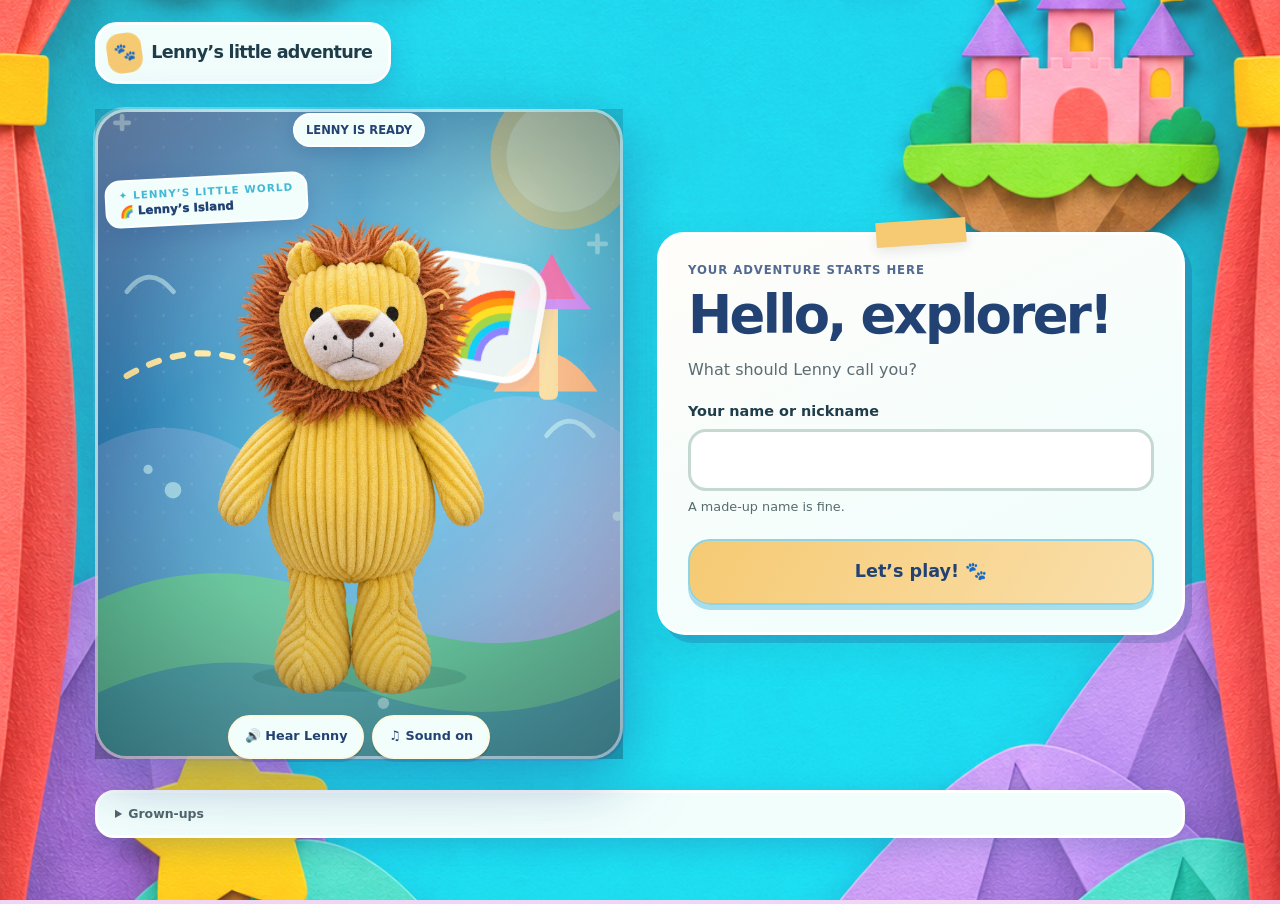
<file: index.html>
<!doctype html><html lang="en-AU"><head><meta charset="utf-8"><meta name="viewport" content="width=device-width,initial-scale=1,viewport-fit=cover"><title>Lenny’s Little Adventure — Recorded Voice Edition</title><meta name="description" content="Five little adventures, a friendly lion and a few giggles. For Prep kids aged 5–6.">
<style>
:root{color-scheme:light;--ink:#203d4a;--purple:#6b4fb8;--yellow:#ffdf6d}*{box-sizing:border-box}body{margin:0;background:#fff8eb;color:var(--ink);font:18px/1.45 ui-rounded,'Trebuchet MS',system-ui,sans-serif}button,input,select{font:inherit}button{cursor:pointer;color:inherit;touch-action:manipulation}button:disabled{cursor:default}button:focus-visible,input:focus-visible,summary:focus-visible,select:focus-visible{outline:4px solid #077e86;outline-offset:4px}[hidden]{display:none!important}
main{max-width:1080px;padding:20px;margin:auto}header{display:flex;align-items:center;justify-content:space-between;min-height:50px;margin-bottom:18px}.brand{font-size:1.1rem;font-weight:900;letter-spacing:-.04em}.brand span{background:var(--yellow);padding:7px;border-radius:14px;margin-right:9px;display:inline-block;transform:rotate(-8deg)}
.small{border:2px solid #d7dbd1;border-radius:99px;background:#fff;padding:9px 14px;font-size:.85rem;font-weight:800;min-height:44px}
.shell{display:grid;grid-template-columns:1fr 1fr;gap:35px;align-items:center}.stage{position:relative;isolation:isolate;height:640px;border-radius:40px;overflow:hidden;border:5px solid #fff;box-shadow:0 7px 0 #d9dfd0;background:#06b6c6}.scene{position:absolute;inset:0;width:100%;height:100%;z-index:-1}.stage-label{position:absolute;left:18px;top:17px;border-radius:99px;background:#fff9de;padding:7px 11px;font-size:.72rem;font-weight:900}.stage-footer{position:absolute;bottom:14px;left:0;right:0;display:flex;justify-content:center;gap:8px}.stage-footer button{background:#ffffffed;border:2px solid white;box-shadow:0 3px 0 #183a4b2b;border-radius:99px;padding:9px 15px;font-size:.8rem;font-weight:800;min-height:44px}
.content{min-width:0;padding:10px 0}.eyebrow{font-size:.73rem;color:#6f638b;font-weight:900;letter-spacing:.08em;text-transform:uppercase;margin:0 0 9px}h1{font-size:clamp(2.5rem,5vw,3.65rem);line-height:1.04;letter-spacing:-.05em;margin:0 0 15px;font-weight:900}h2{font-size:1.8rem;line-height:1.12;margin:0 0 15px;letter-spacing:-.03em}p{margin:0 0 15px}.sub{font-size:1rem;color:#5c6c72}.choices{display:grid;gap:14px;margin-top:25px}.choice{display:flex;gap:17px;align-items:center;text-align:left;width:100%;min-height:100px;border:2px solid #dfb94a;border-radius:25px;box-shadow:0 5px 0 #dfb94a;background:#ffe891;padding:17px 20px}.choice:nth-child(2){background:#d8f1f3;border-color:#9eced1;box-shadow:0 5px 0 #9eced1}.choice:nth-child(3){background:#eddffa;border-color:#c4ade3;box-shadow:0 5px 0 #c4ade3}.choice .icon{font-size:2.3rem;width:48px;text-align:center}.choice strong{display:block;font-size:1.3rem;font-weight:900;line-height:1.2}.choice small{display:block;font-size:.85rem;margin-top:5px;color:#4f6068}.choice .arrow{margin-left:auto;font-size:1.6rem}
button:active{transform:translateY(3px);box-shadow:none!important}.bubble{background:#fff;border:2px solid #e0e5d7;padding:23px;border-radius:27px 27px 27px 7px;margin:18px 0}.bubble p{margin:0;font-size:1.16rem}.bubble .hint{font-size:.89rem;margin-top:13px;color:#536b66}.big{border:2px solid #bba04b;border-radius:22px;box-shadow:0 5px 0 #bba04b;background:var(--yellow);padding:16px 20px;min-height:66px;font-size:1.1rem;font-weight:900;width:100%}.big.pink{background:#ffc5d6;border-color:#c991a4;box-shadow:0 5px 0 #c991a4}.big.green{background:#c6ecd1;border-color:#8cbb9b;box-shadow:0 5px 0 #8cbb9b}.secondary{display:flex;gap:10px;margin-top:17px;flex-wrap:wrap}.secondary button{flex:1}.stamps{display:flex;gap:8px;margin:13px 0 23px;padding:0;list-style:none}.stamp{width:52px;height:52px;display:flex;align-items:center;justify-content:center;border-radius:18px;background:#f0eee7;border:2px solid #dedbd1;font-size:1.45rem;position:relative}.stamp.active{background:#ffedaa;border-color:#c69b2d;outline:3px solid #fff;box-shadow:0 0 0 5px #ffe39c}.stamp.complete{background:#d9efd8;border-color:#99c196}.stamp.complete:after{content:'✓';position:absolute;right:-5px;bottom:-6px;border-radius:50%;background:#3f8064;color:#fff;width:20px;height:20px;font-size:.8rem;text-align:center;font-weight:900}.activity-icon{font-size:3.7rem;line-height:1.1;margin:13px 0}.step{font-size:.8rem;font-weight:900;color:#79652d;margin-bottom:7px}.materials{font-size:.97rem;background:#f2eee2;padding:14px;border-radius:17px}.status{min-height:1.5em;margin:13px 0 0;font-size:.83rem;color:#4f686e}.replies{display:flex;gap:10px;flex-wrap:wrap;margin-top:18px}.replies button{font-size:.91rem;min-height:50px;flex:1;border:2px solid #c8b7dd;border-radius:17px;background:#eee6fa;padding:10px 13px;font-weight:800}.typing{margin-top:17px}.typing summary{font-size:.82rem;cursor:pointer;color:#59696b}.typing form{display:flex;gap:7px;margin-top:8px}.typing input{min-width:0;width:100%;border:2px solid #d6dfdb;border-radius:14px;padding:10px}.typing button{border:0;border-radius:14px;background:#dbd0f1;font-weight:800}
.parents{border-top:1px solid #deded0;margin-top:30px;padding:16px 0;color:#52666b;font-size:.78rem}.parents summary{cursor:pointer;font-weight:800}.parent-grid{display:flex;gap:10px;flex-wrap:wrap;align-items:center;margin:13px 0}.parent-grid select{max-width:100%;font-size:.8rem;padding:8px;border:1px solid #bac7bc;border-radius:10px}.parents p{max-width:820px;margin:12px 0}
.puppet-body{transform-origin:540px 1180px}.puppet-head{transform-origin:535px 595px;transition:transform .25s ease-out}.jaw{transform-origin:530px 452px}.mouth{transform-origin:530px 452px;transform:scaleY(.03)}.stage[data-state=listening] .puppet-head{transform:rotate(-5deg)}.stage[data-state=speaking] .puppet-body{animation:bob 1.1s infinite ease-in-out}.stage[data-state=speaking] .puppet-head{animation:nod 1.3s infinite ease-in-out}.stage[data-state=speaking] .jaw{animation:jaw .82s infinite}.stage[data-state=speaking] .mouth{animation:mouth .82s infinite}
@keyframes bob{0%,100%{transform:translateY(4px) rotate(-1deg)}30%{transform:translateY(-18px) rotate(1.5deg)}65%{transform:translateY(6px) rotate(-1deg)}}
@keyframes nod{0%,100%{transform:rotate(-2deg)}32%{transform:rotate(4deg)}70%{transform:rotate(-4deg) translateY(-5px)}}
@keyframes jaw{0%,26%,56%,82%,100%{transform:translateY(0)}12%{transform:translateY(33px) rotate(2deg)}40%{transform:translateY(20px) rotate(-1deg)}68%{transform:translateY(42px) rotate(2deg)}91%{transform:translateY(13px)}}
@keyframes mouth{0%,26%,56%,82%,100%{transform:scaleY(.03)}12%{transform:scaleY(.95)}40%{transform:scaleY(.6)}68%{transform:scaleY(1.15)}91%{transform:scaleY(.45)}}
.confetti{position:absolute;inset:0;pointer-events:none;overflow:hidden}.confetti span{position:absolute;left:var(--x);top:-40px;font-size:25px;animation:fall 1.8s var(--delay) ease-in both}@keyframes fall{to{transform:translateY(690px) rotate(300deg);opacity:0}}
@media(max-width:720px){main{padding:12px 16px}header{margin-bottom:13px}.shell{grid-template-columns:1fr;gap:22px;align-items:start}.stage{height:310px;border-radius:30px}.scene{height:510px;top:-70px}.stage-footer{bottom:10px}.content{padding:0 2px}h1{font-size:2.6rem}.choices{gap:12px;margin-top:19px}.choice{min-height:88px;padding:13px 16px}.choice strong{font-size:1.2rem}.choice small{font-size:.8rem}.choice .icon{font-size:2rem}.bubble{padding:18px;margin:15px 0}.bubble p{font-size:1.1rem}.stamps{margin-bottom:20px}.stamp{width:46px;height:46px}.brand{font-size:1rem}.big{min-height:64px}.parents{margin-top:25px}.stage-label{left:13px;top:12px}}
@media(prefers-reduced-motion:reduce){.stage[data-state=speaking] :is(.puppet-body,.puppet-head,.jaw,.mouth),.confetti span{animation:none}.puppet-head{transition:none}}

/* One shared paper theatre, with Lenny and the activity sheet on its stage. */
body{background:#08b4c4}
body:before{content:'';position:fixed;inset:0;background-image:url("assets/theatre-bg.png");background-position:center;background-size:cover;z-index:-1}
main{position:relative;max-width:1160px;min-height:100svh;padding:22px 35px}
header{margin-bottom:20px;gap:12px}
.brand{background:#fff8db;border:3px solid #fff;padding:8px 16px 8px 9px;border-radius:22px;box-shadow:0 4px 0 #633d3933}
.small{border-color:#b8d6d1;box-shadow:0 3px 0 #7c9e9d;background:#fffbed}
.shell{gap:34px;min-height:660px;align-items:center;grid-template-columns:1fr 1fr}
.stage{height:650px;border:0;border-radius:0;box-shadow:none;background:transparent;overflow:visible}
.stage-label{background:#fff9de;box-shadow:0 4px 0 #31535924;top:4px;left:50%;transform:translateX(-50%);white-space:nowrap;border:2px solid white}
.stage-footer{bottom:0}.stage-footer button{border-color:#fff9df;background:#fff9df}
.content{padding:27px 28px;background:#fffae6;border:4px solid #fffef8;border-radius:30px 24px 32px 22px;box-shadow:7px 9px 0 #5a41652b;position:relative;isolation:isolate}
.content:before{content:'';position:absolute;top:-15px;left:calc(50% - 45px);width:90px;height:25px;background:#ffc7d3e8;transform:rotate(-4deg);box-shadow:0 2px 1px #775f7d12;z-index:-1}
h1{font-size:clamp(2.5rem,4.6vw,3.3rem);color:#33546a}
.bubble{background:#fffefa;border-color:#e3dbb9}.choice{border-radius:22px 26px 22px 26px}.eyebrow{color:#755b84}
.parents{background:#fff9e9;border:3px solid #fff;border-radius:19px;padding:12px 17px;margin-top:26px;box-shadow:0 4px 0 #433b5033}
.status:empty{display:none}.status:not(:empty){background:#fffbed;border-radius:16px;padding:10px 14px;width:fit-content;margin-left:auto;max-width:52%}
@media(max-width:720px){
 body:before{background-position:center;background-size:auto 100svh}
 main{padding:14px 18px 22px}.brand{font-size:.84rem;padding:5px 9px 5px 5px}.brand span{padding:5px;margin-right:5px}
 header{margin-bottom:10px;min-height:44px}.shell{grid-template-columns:1fr;gap:16px;min-height:0}
 .stage{height:275px;overflow:hidden}.scene{height:500px;top:-83px}.stage-label{top:0;font-size:.63rem}.stage-footer{bottom:0}
 .content{padding:23px 20px;border-radius:26px 20px 26px 21px;box-shadow:4px 6px 0 #5a41652b}
 .content:before{height:20px;top:-12px}.choices{margin-top:15px}h1{font-size:2.45rem}.choice{min-height:82px}
 .status:not(:empty){max-width:100%;margin-left:0}.parents{margin-top:22px}
}
.task-title{border:0;background:transparent;font:inherit;font-weight:inherit;color:inherit;padding:0;text-align:left;min-height:48px;cursor:pointer}.task-title:hover{text-decoration:underline;text-decoration-thickness:2px;text-underline-offset:5px}
.task-mic{margin:12px 0;background:#d9eef4;border-color:#98becb;box-shadow:0 4px 0 #98becb}.mission-reply{flex-basis:100%;font-size:.95rem;padding:14px;background:#e7f2e2;border-radius:18px}.secondary .typing{flex-basis:100%}

/* Comfortable finger targets and a compact puppet on small screens. */
html{-webkit-text-size-adjust:100%;text-size-adjust:100%}
button,summary{touch-action:manipulation;-webkit-tap-highlight-color:transparent}
button{min-height:44px}.parent-grid select,.typing input{font-size:16px;min-height:44px}
main{min-height:100vh;min-height:100svh;padding-left:max(35px,env(safe-area-inset-left));padding-right:max(35px,env(safe-area-inset-right));padding-bottom:max(22px,env(safe-area-inset-bottom))}
.mission-reply{overflow-wrap:anywhere}.typing input{font-size:16px}
@media(max-width:720px){
 main{padding-left:max(15px,env(safe-area-inset-left));padding-right:max(15px,env(safe-area-inset-right));padding-top:max(12px,env(safe-area-inset-top))}
 .stage{height:225px}.scene{height:450px;top:-100px}.shell{gap:12px}
 body[data-view=journey] .stage,body[data-view=project] .stage,body[data-view=talk] .stage{height:170px}
 body[data-view=journey] .scene,body[data-view=project] .scene,body[data-view=talk] .scene{height:400px;top:-100px}
 .stage-footer button{font-size:.74rem;padding:8px 12px}.stage-label{font-size:.6rem;padding:4px 8px}
 .content{padding:21px 17px}.activity-icon{font-size:2.7rem;margin:8px 0}.stamps{gap:7px;margin:10px 0 18px}.stamp{width:42px;height:42px;font-size:1.25rem}
 .big{min-height:58px;padding:13px 14px;font-size:1rem}.bubble{padding:16px}.bubble p{font-size:1rem}
 .task-title{font-size:1.55rem}.task-mic{margin:10px 0}.secondary{margin-top:13px}
}
@media(hover:none) and (pointer:coarse){.task-title:hover{text-decoration:none}.choice{min-height:88px}}

.reward-name{position:absolute;top:17%;left:50%;transform:translateX(-50%) rotate(-3deg);background:#fff2a4;color:#3b3153;border:3px solid #fff;box-shadow:4px 4px 0 #51396d45;border-radius:10px;padding:8px 15px;font-size:1.15rem;font-weight:900;white-space:nowrap;pointer-events:none;z-index:4}
.confetti .pixel-pop{position:absolute;left:var(--x);top:var(--y);width:clamp(36px,6vw,65px);height:65px;opacity:0;animation:pixel-party 3.5s var(--delay) ease-out both;filter:drop-shadow(3px 4px 0 #27364435)}
.pixel-pop svg{width:100%;height:100%;overflow:visible;shape-rendering:crispEdges}
@keyframes pixel-party{0%{opacity:0;transform:translateY(25px) scale(.25)}12%,65%{opacity:1;transform:translateY(-9px) rotate(var(--spin)) scale(1)}100%{opacity:0;transform:translateY(-65px) rotate(var(--spin)) scale(.7)}}
@media(max-width:720px){.reward-name{top:12%;font-size:.87rem;padding:6px 10px}.confetti .pixel-pop{width:39px;height:39px}}
@media(prefers-reduced-motion:reduce){.confetti .pixel-pop{animation:none;opacity:1}.reward-name{transform:translateX(-50%)}}

#nameForm label{display:block;font-size:.9rem;font-weight:800;margin:20px 0 7px}
#playerName{width:100%;border:3px solid #c6d8d2;border-radius:18px;background:white;font-size:22px;min-height:60px;padding:12px 15px;color:#203d4a}
.name-note{font-size:.8rem;color:#586c6e;margin:7px 0 22px}
.earned-snack{text-align:center;padding:15px 0}.snack-art{width:130px;height:130px;shape-rendering:crispEdges;filter:drop-shadow(5px 6px 0 #4a35552b)}
.snack-pocket{display:flex;align-items:center;gap:15px;text-align:left;width:100%;margin:23px 0 0;background:#ffd3bd;border:2px solid #d49c7e;border-radius:20px;padding:10px 17px;box-shadow:0 4px 0 #d49c7e;font-weight:900}
.snack-pocket .snack-art{width:62px;height:62px}.snack-pocket small{display:block;font-size:.76rem;font-weight:500}
#afterSnack .big{margin:9px 0}.feeding-food{transform:translate(530px,1000px)}
.stage[data-eating=true] .feeding-food{animation:snack-flight 1s ease-in forwards}
.stage[data-eating=true] .jaw{animation:jaw .25s .5s 3}
.stage[data-eating=true] .mouth{animation:mouth .25s .5s 3}
.stage[data-eating=true] .puppet-head{animation:nod .45s infinite}
@keyframes snack-flight{0%{transform:translate(530px,1000px) scale(1.2);opacity:1}55%{transform:translate(530px,465px) scale(.9);opacity:1}100%{transform:translate(530px,460px) scale(.08);opacity:0}}
@media(max-width:720px){.snack-art{width:105px;height:105px}.snack-pocket .snack-art{width:50px;height:50px}body[data-view=reward] .stage,body[data-view=feed] .stage{height:190px}body[data-view=reward] .scene,body[data-view=feed] .scene{height:400px;top:-90px}}
@media(prefers-reduced-motion:reduce){.stage[data-eating=true] :is(.feeding-food,.jaw,.mouth,.puppet-head){animation:none}.stage[data-eating=true] .feeding-food{transform:translate(530px,460px) scale(.8)}}

.heart-slot{display:inline-flex;pointer-events:auto}.header-heart{margin-left:auto;margin-right:8px}
.secret-heart{display:flex;align-items:center;justify-content:center;width:44px;height:44px;min-width:44px;padding:11px;background:transparent;border:0;box-shadow:none;opacity:.5;border-radius:14px;touch-action:manipulation}
.secret-heart svg{width:22px;height:22px;shape-rendering:crispEdges;pointer-events:none}
.secret-heart:hover,.secret-heart:focus-visible,.secret-heart[aria-pressed=true]{opacity:1}
.secret-heart[aria-pressed=true]{background:#ffdbec35}
.stage-heart-one,.stage-heart-two,.stage-heart-three{position:absolute;z-index:3}
.stage-heart-one{left:5%;top:20%}.stage-heart-two{right:5%;top:25%}.stage-heart-three{left:9%;bottom:13%}
.content-heart{position:absolute;top:6px;right:7px}
.heart-footer{display:flex;align-items:center;justify-content:flex-end;gap:12px;min-height:44px}
#heartCount{font-size:.78rem;font-weight:900;color:#613c64;background:#fff9e4e8;border-radius:999px;padding:5px 10px}
.hug-scene{position:absolute;inset:0;z-index:7;pointer-events:none}
.hug-paw{position:absolute;width:120px;height:120px;top:48%;filter:drop-shadow(4px 5px 0 #3b315333)}
.hug-paw svg{width:100%;height:100%;shape-rendering:crispEdges}
.hug-paw.left{left:8%;transform:rotate(18deg);animation:paw-left 1.4s ease-in-out infinite alternate}
.hug-paw.right{right:8%;transform:rotate(-18deg) scaleX(-1);animation:paw-right 1.4s ease-in-out infinite alternate}
.hug-message{position:absolute;left:3%;right:3%;bottom:2%;background:#ffe1ee;border:4px solid #fff;border-radius:25px;padding:16px;text-align:center;box-shadow:0 5px 0 #aa709055;pointer-events:auto}
.hug-message strong{font-size:1.3rem;line-height:1.15;display:block;color:#763655}
.hug-message p{font-size:.8rem;margin:8px 0 12px}
.stage[data-hug=true] .puppet-body{animation:lion-hug 1.4s ease-in-out infinite alternate}
@keyframes lion-hug{from{transform:translateY(0) scale(1.02)}to{transform:translateY(15px) scale(1.13)}}
@keyframes paw-left{from{transform:translateX(0) rotate(18deg)}to{transform:translateX(45px) rotate(35deg)}}
@keyframes paw-right{from{transform:translateX(0) rotate(-18deg) scaleX(-1)}to{transform:translateX(-45px) rotate(-35deg) scaleX(-1)}}
@media(max-width:720px){.secret-heart{padding:13px}.secret-heart svg{width:18px;height:18px}.header-heart{margin-right:0}.stage-heart-one{left:2%;top:20%}.stage-heart-two{right:2%;top:25%}.stage-heart-three{left:3%;bottom:8%}.hug-paw{width:65px;height:65px;top:20%}.hug-message{bottom:-4px;padding:8px;left:7%;right:7%;border-radius:19px}.hug-message strong{font-size:.96rem}.hug-message p{font-size:.68rem;margin:4px 0}.hug-message .small{min-height:44px;padding:5px 11px;font-size:.75rem}}
@media(prefers-reduced-motion:reduce){.stage[data-hug=true] .puppet-body,.hug-paw{animation:none!important}}
</style>
<link rel="stylesheet" href="assets/fun-pass.css"><link rel="stylesheet" href="assets/lenny-v7.css">
<!-- Privacy-friendly analytics by Plausible -->
<script async src="https://plausible.io/js/pa-dsK-3rUk5TJvhmiAz81Ja.js"></script>
<script>
  window.plausible=window.plausible||function(){(plausible.q=plausible.q||[]).push(arguments)},plausible.init=plausible.init||function(i){plausible.o=i||{}};
  plausible.init()
</script>
</head><body><main>
<header><div class="brand"><span aria-hidden="true">🐾</span>Lenny’s little adventure</div><span id="headerHeart" class="heart-slot header-heart"></span><button id="homeButton" class="small" hidden>⌂ Home</button></header>
<div class="shell"><section class="stage" id="stage" aria-label="Lenny’s puppet stage"><svg class="scene" viewBox="0 0 1086 1448" preserveAspectRatio="xMidYMid slice" role="img" aria-label="Lenny the plush lion on a colourful floating island puppet stage">
<defs>
 <image id="lion" width="1086" height="1448" href="assets/lenny-lion.png"/>
 <clipPath id="bodyClip"><rect x="0" y="585" width="1086" height="863"/></clipPath>
 <mask id="headMask"><rect width="1086" height="610" fill="white"/><path d="M446 478 Q482 461 530 451 Q575 461 613 479 Q605 513 550 520 Q481 524 446 492Z" fill="black"/></mask>
 <clipPath id="chinClip"><path d="M446 478 Q482 461 530 451 Q575 461 613 479 Q605 513 550 520 Q481 524 446 492Z"/></clipPath>
</defs>

<ellipse cx="544" cy="1224" rx="220" ry="30" fill="#29695c" opacity=".2"/>
<g transform="translate(150 240) scale(.72)">
 <g class="puppet-body">
  <use href="#lion" clip-path="url(#bodyClip)"/>
  <g class="puppet-head"><path d="M446 478 Q482 461 530 451 Q575 461 613 479 Q605 513 550 520 Q481 524 446 492Z" fill="#351b26"/>
   <g class="mouth">
    <path d="M440 480 Q483 458 530 449 Q574 458 620 480 Q622 519 575 539 Q523 552 474 527 Q443 510 440 480Z" fill="#351b26"/>
    <path d="M481 522 Q499 502 530 512 Q557 504 580 523 Q530 545 481 522Z" fill="#e09aab"/>
   </g>
   <use href="#lion" mask="url(#headMask)"/>
   <g class="jaw"><use href="#lion" clip-path="url(#chinClip)"/></g>
   <g class="lenny-face-fx" aria-hidden="true">
  <g class="face-blink" stroke="#543b32" stroke-width="12" stroke-linecap="round" fill="none"><path d="M405 325q22 23 48 0"/><path d="M620 325q21 23 48 0"/></g>
  <g class="face-cheeks"><ellipse cx="413" cy="438" rx="35" ry="17"/><ellipse cx="667" cy="438" rx="35" ry="17"/></g>
  <g class="face-squint"><path d="M403 330q25 -19 52 0"/><path d="M620 330q25 -19 50 0"/></g>
  <g class="face-brows"><path d="M402 285q26 -10 52 -3"/><path d="M618 283q25 -13 56 -2"/></g>
  <g class="face-star"><path d="M342 250l9 23 24 4-18 17 5 25-20-12-21 12 4-25-18-17 25-4Z"/><path d="M721 262l8 20 21 4-16 14 4 22-17-11-19 11 4-22-16-14 23-4Z"/></g>
  <g class="face-curious"><path d="M731 280q46 -39 70 2"/><path d="M782 304v10"/><path d="M372 247l-26 -24m7 50l-32 -3"/></g>
  <g class="face-love"><path d="M327 298c-45-56-105-5-72 40l70 75 72-77c30-47-28-96-70-38Z"/><path d="M753 290c-42-50-96-5-66 37l66 69 64-73c29-41-24-83-64-33Z"/></g>
  <g class="face-wow"><ellipse cx="420" cy="340" rx="31" ry="35"/><ellipse cx="648" cy="340" rx="31" ry="35"/></g>
 </g>
   <g id="feedingFood" class="feeding-food" visibility="hidden" aria-hidden="true"><use id="feedingFoodUse" x="-80" y="-80" width="160" height="160"/></g>
   <g id="rewardShades" visibility="hidden" aria-hidden="true"><use href="#pixel-shades" x="374" y="294" width="324" height="108"/></g>
   <g id="rewardCrown" visibility="hidden" aria-hidden="true"><use href="#pixel-crown" x="370" y="14" width="320" height="200"/></g>
  </g>
 </g>
</g>
</svg><span class="stage-label" id="lionState">HELLO, LITTLE EXPLORER!</span><span id="stageHeartOne" class="heart-slot stage-heart-one"></span><span id="stageHeartTwo" class="heart-slot stage-heart-two"></span><span id="stageHeartThree" class="heart-slot stage-heart-three"></span><div class="hug-scene" id="hugScene" hidden><span class="hug-paw left"><svg viewBox="0 0 16 16" aria-hidden="true"><use href="#pixel-paw" width="16" height="16"/></svg></span><span class="hug-paw right"><svg viewBox="0 0 16 16" aria-hidden="true"><use href="#pixel-paw" width="16" height="16"/></svg></span><div class="hug-message"><strong id="hugText"></strong><p id="hugCount"></p><button class="small" id="hugClose">Thanks, Lenny! 💛</button></div></div><div class="stage-footer"><button id="hear" aria-label="Hear Lenny’s message again">🔊 Hear Lenny</button><button id="mute" aria-pressed="false" aria-label="Mute sound">♫ Sound on</button></div><div class="confetti" id="confetti" aria-hidden="true"></div><p id="rewardName" class="reward-name" role="status" hidden></p></section>
<section class="content" id="content" aria-live="polite" aria-atomic="true"></section></div>
<p class="status" id="status" role="status"></p>
<details class="parents"><summary>Grown-ups</summary><p>For Prep kids aged 5–6. Inspired by Alpha-style life-skill workshops: leadership and teamwork, storytelling and public speaking, entrepreneurship and money, relationships, and grit. Each stop has a 10–15 minute mission. Children plan, make, test or discuss a choice, then explain what they learned. Instructions appear one at a time, with a practical show-or-tell goal. A completed show-or-tell mission earns a saved pixel meat treat. Feeding a treat to Lenny triggers the surprise celebration. Children or a grown-up confirm completion. Children can answer each mission by voice or typing, ask for help, and say “next” or “home”. Lenny acknowledges the answer and asks a mission question. Children or their grown-up decide whether the goal has been met. After five missions, children create, test and present a project for a real person. A grown-up can help with materials, join in or celebrate their effort.</p>
<div class="parent-grid"><label for="voice">Lenny’s voice</label><select id="voice"><option value="">Automatic</option></select><button class="small" id="preview">Hear a hello</button><button class="small" id="switchPlayer">Switch player</button><button class="small" id="reset">Start a new adventure</button></div>
<p id="resetNote" hidden>This player’s badges, treats and secret hearts will be cleared. <button class="small" id="confirmReset">Yes, start again</button> <button class="small" id="cancelReset">Keep my stamps</button></p>
<p>Ask a grown-up before using the microphone. After you tap it, Lenny listens again after each reply. Home, muting sound or saying “stop” ends the chat. This site uses built-in conversations, pre-recorded Australian-style female voice clips for special moments, and browser speech for other dialogue or instructions. Your browser may send audio to its speech service. No fal or other API key is needed on the live site. Nicknames, adventure progress and earned treats stay in this browser. Found hearts are saved with each nickname. Six hidden hearts give Lenny a hug animation, with a bigger message after all six are discovered. The site does not save questions or recordings. Task instructions are read aloud when selected. Tap the task title or Read it again to hear the current step once more. The prerecorded voice uses hosted clips when the local copies have not been installed. Other spoken instructions rely on an Australian English browser voice where available. Voice choice and microphone support vary by device. Keep personal details out of questions.</p></details><div class="heart-footer"><span id="heartCount" hidden></span><span id="footerHeart" class="heart-slot"></span></div>
</main><script>
const quests = [[0, "Secret Island Map", 12, "pair", ["With a partner, make an island on paper. Add a start, a treasure and three obstacles.", "Choose who gives directions first. Your partner moves a toy along the map, following your words.", "Can you guide them to the treasure without touching an obstacle? Give one direction at a time.", "Swap jobs. Change any direction that was confusing, then tell each other which words helped."], "Show your partner the route and explain one direction you improved", "Can your team find the treasure using words?"], [0, "The Secret Builder", 12, "pair", ["Choose five safe objects. One person makes a little model while the other looks away.", "Describe your model to your partner. They draw it without looking. Use words like beside, above and between.", "Compare the drawing with the model. Find one detail your words could explain more clearly.", "Swap builder and artist. Try your clearer words and see what changes."], "Compare the drawing with your model and explain one clearer clue", "Can you build a picture in someone else’s mind?"], [0, "Rescue Mission", 12, "pair", ["Put a toy beside a paper river on the floor. You have two cushions and a towel to make a safe route.", "Make a rescue plan together. Each person adds an idea. Choose who plans the route and who moves the toy.", "Try the rescue. Keep your feet on the floor and pretend the toy cannot touch the river.", "Swap jobs and try a better route. Tell your partner which idea made the rescue work."], "Show your team’s rescue and explain which two ideas you used", "A toy is stranded! Can your team bring it home?"], [1, "The Wrong Ending", 12, "solo", ["Choose a character, a place and something the character wants. Draw them or use toys.", "Tell a story with a beginning, a problem and an ending. Act it out for someone.", "Now change the ending. What if your character makes a different choice?", "Tell both endings. Ask your listener which they prefer and why."], "Tell both endings and explain which one your audience chose", "One story. Two endings. Which will your audience choose?"], [1, "The Mystery Object Show", 10, "solo", ["Choose a safe object and imagine a new use for it. A sock could be a dragon’s sleeping bag!", "Practise a short show. Tell your audience what it is, how it works and who would use it.", "Give your show without naming the real object. Let your audience guess.", "Listen to their question. Add one detail to make your explanation clearer, then try your show again."], "Show your invention and explain a detail you added after a question", "Can you make an ordinary thing sound extraordinary?"], [1, "Lenny’s Newsroom", 12, "pair", ["Choose a toy to be a visitor from a made-up planet. Ask a partner to be the visitor.", "Think of three questions. Find out where they live, what they eat and one surprising fact.", "Listen to the answers. Give a short news report about your visitor using all three facts.", "Ask the visitor if you got the facts right. Fix one detail and give your report again."], "Give your report and explain a fact you checked with your visitor", "A visitor has landed on Lenny’s island. Get the story!"], [2, "The Five-Coin Toy Shop", 15, "pair", ["Draw three things to sell. Give them prices of one, two and three paper coins.", "Give your customer five paper coins. Explain what makes each thing worth buying.", "Let them choose what to buy. Count the cost and how many coins they have left.", "Ask why they chose it. Improve one thing in your shop, then swap jobs and try again."], "Show a purchase, count the coins and explain your customer’s choice", "Can you make a shop your customer wants to visit?"], [2, "Invent for Someone", 15, "pair", ["Ask someone which toy needs a bed, a shelter or a carrying box. Listen to what it must do.", "Draw two different ideas. Ask which one they would like you to build and why.", "Build their choice using paper, a towel or a box. Ask a grown-up for help if you need tape.", "Let your customer test it with the toy. Use their feedback to change one thing, then show what improved."], "Show your design and explain a change your customer helped you make", "Make something useful for someone else. What do they need?"], [2, "The Party Planner", 15, "pair", ["Plan a pretend party for a toy. Make eight large paper coins.", "Draw choices for snacks, games and decorations. Give each choice a price from one to three coins.", "Pick things for your party without spending more than eight coins. Count what is left.", "A guest wants one more game. Decide what you could swap or remove to pay for it. Explain your choice."], "Show your eight-coin party plan and explain a choice you gave up", "Lenny has eight coins for a party. How will you spend them?"], [3, "The Fair-Play Puzzle", 10, "pair", ["Pretend two toys both want the same special crayon. Ask a partner to speak for one toy.", "Each toy explains why it wants the crayon. Listen before you suggest a plan.", "Think of two ways to share it. Ask what each toy likes or dislikes about each plan.", "Choose a plan together and act it out. If one toy is unhappy, change the plan and try again."], "Act out your sharing plan and explain why both toys can use it", "Two toys. One special crayon. What should they do?"], [3, "The Welcome Mission", 12, "pair", ["Imagine a toy is new to a game. Ask a partner to play the new toy.", "Ask the newcomer what they like and what they are unsure about. Listen to the answer.", "Change one rule or give them a useful role so they can join in. Play a short round.", "Ask how it felt to join. Use their answer to make your welcome even better."], "Show how you changed a game so someone new could join", "Someone new wants to play. Help them feel they belong."], [3, "The Kindness Detective", 12, "pair", ["Ask someone at home what small thing would make their day easier. Listen without guessing.", "Think of two ways you could help. Ask which would be most useful.", "Do the chosen job with their permission. Ask a grown-up to help if you need it.", "Ask whether your help worked. Tell Lenny what you noticed and what you would do next time."], "Show the help you gave and explain how you found out it was useful", "Find a real problem and make someone’s day a little better."], [4, "The Paper Bridge Lab", 15, "solo", ["Put two low books a hand-width apart. Use one sheet of paper to make a bridge.", "Test it with three paper balls. How many stay on before the bridge bends?", "Use the same sheet to make a different bridge. Try folds or a rolled edge. Test with the same balls.", "Compare your tests. Choose the stronger design and explain what you changed."], "Show both bridge tests and explain which design worked better", "Can one sheet of paper become a stronger bridge?"], [4, "The Tower That Learns", 15, "solo", ["Build a tower with six paper cups or safe blocks. Draw or remember your first design.", "Make a little paper flag. Can your tower hold it while you count to ten?", "Build again with the same pieces. Change just one thing, such as the width of the base.", "Test with the same flag. Compare your towers and explain what helped one stay up."], "Show both towers and explain which change helped", "Your first tower is only the beginning. Can you improve it?"], [4, "Make a Marble-Free Maze", 15, "solo", ["Draw a maze for a large paper ball. Add a start, a finish and three tricky turns.", "Move the ball through with one finger. Notice where it is too easy or gets stuck.", "Change two parts of the maze. Try to make it tricky but possible.", "Ask someone to test it. Watch where they struggle, then improve one clue or turn."], "Show your maze and explain how your tester helped you improve it", "Build a puzzle that is tricky, fair and fun."]];
quests.push(...[[0,"Skyship Captain",12,"pair",["Draw an airship with three places it could visit. Give each place a funny name.","Let your crew choose where to go first. Listen to a reason from each person.","Pretend an enormous cloud blocks the way. Ask your crew for two different ideas.","Pick one plan together, then explain to your crew why you chose it."],"Show your route and explain how your crew helped you choose it","Your airship needs a captain. Can you listen as well as lead?"],[0,"Teddy Rescue Radio",10,"pair",["Hide a teddy somewhere safe in the room. Your partner must not watch where it goes.","Stand in one spot. Give directions using only words such as left, right, behind and beside.","Let your partner look for teddy. If your words are confusing, try a clearer direction.","Swap places. Ask your partner which clue helped them most."],"Guide your partner to teddy with words, not pointing","Calling all rescuers! Teddy is lost and only your words can help."],[0,"Jungle Crossing",12,"pair",["Make a pretend jungle path on the floor with three cushions or paper islands. Keep feet on the floor.","Choose a toy explorer and give every team member one helpful job.","Your toy must cross without touching a pretend river. Test the path together.","Change the path after each person suggests an improvement."],"Guide your toy through the jungle and explain how you shared jobs","The jungle is full of surprises. Who will do what?"],[0,"The Secret Signal Squad",10,"pair",["Invent three hand signals for stop, go and help. Practise them with a partner.","Make a simple obstacle course for a toy using books or paper.","Guide your partner through the course using only your signals.","Switch jobs. Change one signal that was hard to understand."],"Show your three signals and explain which one you improved","Can your team solve a mission without saying a word?"],[1,"The Wacky Weather Report",10,"solo",["Pick a strange kind of weather, like raining jellybeans or a snowstorm of feathers.","Draw your weather map. Decide what people should wear or carry.","Stand like a weather reporter and give your forecast in a clear voice.","Try again, using one dramatic pause and one funny expression."],"Give your funniest forecast using a pause and a clear finish","Breaking news: today the clouds are behaving very strangely!"],[1,"Puppet Question Time",12,"pair",["Make a puppet from a sock or hold a small toy. Give it a surprising personality.","Ask the puppet three questions. Have a partner answer in the puppet voice, or answer yourself.","Ask one new question about something the puppet just said.","Swap roles and introduce the puppet to a pretend audience."],"Introduce your puppet and tell us the surprising thing you learned","A very important puppet has arrived for an interview!"],[1,"The One-Minute Museum",10,"solo",["Find a safe object in your home and decide why it belongs in a museum.","Make a pretend museum label with its name and two fun facts.","Give your museum tour: start with a welcome, then show the object.","Let a visitor ask a question and answer it in your own words."],"Give your museum tour and answer one visitor question","Tonight only: the world’s tiniest and silliest museum!"],[1,"Sound Effects Story",12,"solo",["Choose a hero and an exciting place. Give the hero a small problem to solve.","Make up three sound effects with your mouth or hands. Practise them.","Tell the story with a beginning, a problem and a solution. Add your sounds.","Perform again. Slow down near the most exciting part so everyone can follow."],"Tell your full story with all three sound effects","You are the storyteller and the whole sound-effects team!"],[2,"Lenny’s Lemonade Empire",12,"pair",["Invent a pretend drink. Draw its cup and give it a funny name. No real cooking needed.","Ask a customer what they like, then choose two flavours to offer.","Make a sign with a price of one, two or three paper coins.","Give your sales pitch. Listen to one suggestion and improve the sign or name."],"Pitch your pretend drink and explain how a customer helped","Welcome to the island’s wackiest lemonade stand!"],[2,"Tiny Toy Fix-It Shop",12,"pair",["Choose a pretend broken toy, or draw one with a problem. Do not break a real toy.","Ask your customer what the toy needs to do again.","Draw two safe fixes. Choose one to pretend to build with paper.","Show your fix to the customer and ask if it solves their problem."],"Show your pretend repair and say what your customer wanted","The toy hospital is open! Can you make a clever repair?"],[2,"Paper Plane Airline",15,"pair",["Design two different paper planes with a grown-up, or just draw them.","Make tickets from paper coins. Decide which plane will carry one toy passenger.","Test the planes safely in an open area, away from faces.","Tell a passenger which plane you recommend, what you noticed, and its ticket price."],"Explain which plane you would sell a ticket for and why","Tickets please! Your very first airline is taking off."],[2,"The Sticker Market",10,"pair",["Draw five different pretend stickers on paper and cut them only with grown-up help.","Give each design a price of one to three paper coins.","Ask your customer what kinds they like. Offer two stickers that might suit them.","Let the customer choose within a five-coin budget. Count coins and ask why they chose."],"Show a sticker sale, count the coins and explain the choice","Step right up to the island’s tiniest sticker market!"],[3,"Friendship Post Office",10,"solo",["Think of someone who helped or included you recently.","Draw them a pretend postcard with a kind message.","Practise saying the message out loud with a smile.","Show or send your message with a grown-up’s help, if appropriate."],"Say your message kindly and explain why you chose that person","Special delivery: a little kindness is on its way!"],[3,"Playground Referee",12,"pair",["Pretend two toys both want the same swing at a playground.","Give each toy a turn explaining what it wants. Do not interrupt.","Suggest two fair plans, such as taking turns or playing together.","Act out both plans. Ask which one seems best and why."],"Act out the fair plan you chose and give both sides a voice","One swing, two toys, one brilliant referee."],[3,"The Hidden Helpers",10,"solo",["Look around home for a job someone does that others might not notice.","Ask them how they do the job and why it matters.","With permission, help in one small and safe way.","Thank them for something specific and tell Lenny what you learned."],"Name a hidden helper and say exactly what you appreciated","Can you spot an everyday hero right under your nose?"],[3,"Compliment Boomerang",8,"pair",["Think about a kind or brave thing a friend or family member did.","Make a compliment about their effort, not just how they look.","Tell them your compliment. Start with “I noticed…”","Ask them to share something they are proud of, then listen."],"Give one specific compliment and explain how you chose it","A good compliment can make somebody’s whole day!"],[4,"The Windproof Castle",12,"solo",["Make a little castle from five paper blocks or folded cards.","Gently blow from arm’s length and see which walls wobble.","Change one feature, such as a wider base or a fold.","Test again with the same gentle breath and compare."],"Show the two castles and explain which change mattered","Can your tiny castle survive the gentlest dragon breeze?"],[4,"The Impossible Doodle",10,"solo",["Draw a funny animal without lifting your crayon. What happened?","Spot one detail you wish looked different.","Try again with a plan for how your line will move.","Show both drawings and find something fun about each one."],"Show your first and second doodles and explain your new plan","Can a wobbly mistake become a brilliant idea?"],[4,"Ramp Rally",15,"solo",["Make a short paper ramp resting on a low book. Place a paper ball at the top.","Let go of the ball without pushing and watch where it stops.","Change just the ramp height or shape and try the same ball again.","Compare your two tests and explain what happened."],"Show both ramps and tell us what changed the roll","Three, two, one… roll! Welcome to Lenny’s raceway."],[4,"The Great Glider Challenge",15,"solo",["Make a safe paper glider with a grown-up or draw a flight design.","Pick a safe launch spot away from people, faces and breakable things.","Launch gently or pretend to fly it. Notice how it moves.","Change one fold and try again. Tell someone what you learned."],"Explain how your second glider differed from the first","Your launch pad awaits. Ready, glider captain?"]]);
const categories = [
 {icon:'🤝',name:'Lead a team',intro:'Choose a plan and lead it!',material:'A partner',picture:'🤝'},
 {icon:'🎭',name:'Tell it big',intro:'Make an audience lean in!',material:'A toy',picture:'🧦'},
 {icon:'🛍️',name:'Build a business',intro:'Make something someone wants!',material:'Paper and crayons',picture:'🖍️'},
 {icon:'💛',name:'Make friends',intro:'Find a way forward together!',material:'Someone you know',picture:'💛'},
 {icon:'⛰️',name:'Crack a challenge',intro:'Test an idea. Make it better!',material:'A clear space',picture:'🧱'}
];
const supplies = ["Paper, crayons, a small toy and a partner.", "Five safe objects, paper, crayons and a partner.", "A toy, paper for a river, two cushions, a towel and a partner.", "Toys or drawing paper, and someone to hear your story.", "One safe household object and a willing audience.", "A toy and a partner to play the visitor.", "Paper, crayons, five large paper coins and a customer.", "A toy, paper, a towel or box, and a customer. A grown-up can help with tape.", "Paper, crayons, eight large paper coins and a partner.", "Two toys, one crayon and a partner.", "A toy, a partner and a simple game you both know.", "Someone at home who would like a small helping hand.", "Two low books, one sheet of paper and three paper balls.", "Six paper cups or safe blocks, paper for a flag, and crayons.", "Paper, crayons, one large paper ball and a tester."];
supplies.push(...["Paper, crayons, and one crew member or toy","A teddy, a safe room, and a partner","Three cushions or sheets of paper, a toy, and a partner","Paper, two books, a toy, and a partner","Paper, crayons, and someone to watch","A sock or toy and a partner, if available","One safe object, paper, a crayon and an audience","Imagination, hands, and an optional toy","Paper, crayons, three paper coins, a pretend customer","A toy or drawing, paper, crayons and a pretend customer","Two sheets of paper, crayons, a toy passenger and a safe open space","Paper, crayons, five large paper coins, and a customer","Paper and crayons, and optionally a grown-up","Two toys, a partner, and a pretend playground","A grown-up helper and your listening ears","A willing friend or family member","Five pieces of folded paper or cards, a clear table","Paper and one crayon","One low book, paper for a ramp, a paper ball and clear floor","Two sheets of paper and a grown-up for folding help"]);
const jokes = [
 ['What do lions wear to bed?','Their roar-jamas!'],
 ['What do you call a sleeping dinosaur?','A dino-snore!'],
 ['What do you call a bear with no teeth?','A gummy bear!'],
 ['Why did the teddy say no to pudding?','Because it was already stuffed!']
];
jokes.push(...[["Why did the lion eat his homework?","Because the teacher said it was a piece of cake!"],["What do you call a lion who tells jokes?","A stand-up roar-median!"],["Why did Lenny bring a ladder to breakfast?","He wanted to reach the high cereal!"],["What do you call a dancing sheep?","A baa-llerina!"],["Why did the banana go to the doctor?","It wasn’t peeling well!"],["What kind of key opens a banana?","A mon-key!"],["What did the ocean say to the beach?","Nothing. It just waved!"],["Why was the broom late?","It over-swept!"],["What do you call a pig that knows karate?","A pork chop!"],["Why did the cookie go to school?","To become a smart cookie!"],["Why did the book get cold?","It forgot its jacket!"],["Why do fish live in salt water?","Because pepper makes them sneeze!"],["What do you call a cow on a trampoline?","A milkshake!"],["Why did the tomato turn red?","It saw the salad dressing!"],["What is a cat’s favourite colour?","Purr-ple!"],["Why did the teddy bear cross the road?","To get to the stuffed animal shop!"],["What do you call a dinosaur with one eye?","A do-you-think-he-saurus!"],["Why did the pencil get invited to the party?","It was very sharp!"],["What did one wall say to the other?","I’ll meet you at the corner!"],["Why did the clock get in trouble?","It kept tocking in class!"],["Why do bees have sticky hair?","They use honeycombs!"],["What do you call a sleeping pizza?","A pi-zzzz-a!"],["Why did the frog take the bus?","His car got toad away!"],["What do you call cheese that isn’t yours?","Nacho cheese!"],["Why did the computer sneeze?","It had a virus!"],["Why did the kangaroo stop telling jokes?","Nobody could keep up with its punchlines!"],["What do you call a koala who loves counting?","A koala-culator!"],["What do you get when you cross a sheep and a kangaroo?","A woolly jumper!"],["Why did the kookaburra laugh at the clock?","It was having a tick-tockle!"],["Why did the rainbow go to school?","To show its true colours!"],["What do you call a dog who can do magic?","A labra-cadabra-dor!"],["Why did the jelly wobble at the disco?","It was feeling a little shaky!"],["What does a cloud wear under its raincoat?","Thunderwear!"],["Why did the strawberry cry?","Its friends were in a jam!"],["What is a pirate’s favourite letter?","You’d think R, but it’s the C!"],["What do you call a snowman in summer?","A puddle!"],["Why did the traffic light turn red?","You would too if you had to change in the street!"],["How do you make a tissue dance?","Put a little boogie in it!"],["Why did the egg hide?","It was a little chicken!"],["What do you call a bear in the rain?","A drizzly bear!"],["Why was the maths book sad?","It had too many problems!"],["What do you call a rabbit with fleas?","Bugs Bunny!"],["Why did the watermelon go to the concert?","It wanted to hear the jam!"],["What do you call a cow in a great mood?","Moo-velous!"],["Why did the moon skip lunch?","It was full!"],["What do you call a happy cowboy?","A jolly rancher!"],["Why did the crayon smile?","It had a bright idea!"],["What do you call a train carrying bubblegum?","A chew-chew train!"]]);
const get = id => document.getElementById(id);
const synthesis = window.speechSynthesis;
const Recognition = window.SpeechRecognition || window.webkitSpeechRecognition;
let mode = 'home', taskPage = 0, projectPage = 0, jokeIndex = -1, jokeAnswer = false;
let spoken = '', muted = false, activeSpeech = null, listener = null, keepChatting = false, listenTimer;
let voicePreference = '', pending = '', viewToken = 0;
let speechEpoch = 0, speechPause;
let hugTimer;
let playerName='', profileKey='lenny-journey-v1', feedingTimer, feeding=false;
try { voicePreference = localStorage.getItem('lenny-voice') || ''; } catch {}
const questOptions = cat => quests.map((q,i)=>q[0]===cat?i:-1).filter(i=>i>=0);
const initialProgress = () => ({done:[],tasks:categories.map((_,i) => {const pool=questOptions(i);return pool[Math.floor(Math.random()*pool.length)]}),page:0,projectDone:false,snacks:[],hearts:[],arcadeDone:[],jokesPractised:[],jokeHistory:[]});
let progress = initialProgress();
function readProgress(key){
 const fallback=initialProgress();
 try{
   const saved=JSON.parse(localStorage.getItem(key));
   if(!saved||!Array.isArray(saved.done)||saved.done.length>5||!saved.done.every((v,i)=>v===i)||
   !Array.isArray(saved.tasks)||saved.tasks.length!==5||!saved.tasks.every((v,i)=>Number.isInteger(v)&&quests[v]&&quests[v][0]===i))return fallback;
   const lastPage=quests[saved.tasks[Math.min(saved.done.length,4)]][4].length+2;
   return {
     done:saved.done,tasks:saved.tasks,
     page:Number.isInteger(saved.page)&&saved.page>=0&&saved.page<=lastPage?saved.page:0,
     projectDone:saved.projectDone===true,
     hearts:Array.isArray(saved.hearts)?[...new Set(saved.hearts.filter(id=>Number.isInteger(id)&&id>=0&&id<6))]:[],
     snacks:Array.isArray(saved.snacks)&&saved.snacks.length<=1000&&saved.snacks.every(snack=>['steak','drumstick','chop'].includes(snack))?saved.snacks:[],
     arcadeDone:Array.isArray(saved.arcadeDone)?[...new Set(saved.arcadeDone.filter(id=>Number.isInteger(id)&&id>=0&&id<quests.length))]:[],
     jokesPractised:Array.isArray(saved.jokesPractised)?[...new Set(saved.jokesPractised.filter(id=>Number.isInteger(id)&&id>=0&&id<jokes.length))]:[],
     jokeHistory:Array.isArray(saved.jokeHistory)?[...new Set(saved.jokeHistory.filter(id=>Number.isInteger(id)&&id>=0&&id<jokes.length))].slice(-jokes.length):[]
   };
 }catch{return fallback;}
}
progress=readProgress(profileKey);
function save(){try{localStorage.setItem(profileKey,JSON.stringify(progress));}catch{}}
function trackGameplay(eventName){
 if(typeof window.plausible!=='function')return;
 try{window.plausible(eventName);}catch{}
}
function enterName(){
 interrupt();mode='welcome';playerName='';
 content('<p class="eyebrow">Your adventure starts here</p><h1>Hello, explorer!</h1><p class="sub">What should Lenny call you?</p><form id="nameForm"><label for="playerName">Your name or nickname</label><input id="playerName" name="nickname" maxlength="24" autocomplete="off" enterkeyhint="go" required><p class="name-note">A made-up name is fine.</p><button class="big" type="submit">Let’s play! 🐾</button></form>',
 'Hello, explorer! What should I call you? Type your name or nickname, then tap Let’s play.',false);
 try{get('playerName').value=localStorage.getItem('lenny-last-player')||'';}catch{}
 get('nameForm').onsubmit=event=>{
   event.preventDefault();
   const name=get('playerName').value.trim().replace(/\s+/g,' ').slice(0,24);
   if(!name){get('playerName').focus();return;}
   playerName=name;profileKey='lenny-player-'+encodeURIComponent(name.toLocaleLowerCase('en-AU'));
   let hasProfile=false,claimLegacy=false;
   try{
     hasProfile=localStorage.getItem(profileKey)!==null;
     claimLegacy=!hasProfile&&localStorage.getItem('lenny-legacy-claimed')!=='yes';
   }catch{}
   progress=readProgress(claimLegacy?'lenny-journey-v1':profileKey);save();
   try{localStorage.setItem('lenny-last-player',name);localStorage.setItem('lenny-legacy-claimed','yes');}catch{}
   trackGameplay('Play Started');
   home(true);
 };
}
function state(text, kind=''){get('lionState').textContent=text;get('stage').dataset.state=kind;}
function stopVoice(){
 clearTimeout(listenTimer);clearTimeout(speechPause);speechEpoch++;activeSpeech=null;
 if(synthesis) synthesis.cancel();
 state('LENNY IS READY');
}
function cancelMic(){
 if(!listener)return;
 const old=listener;listener=null;old.abort();
 if(get('mic'))get('mic').textContent=mode==='talk'?'🎙️ Tap, then talk':'🎙️ Tell Lenny';
 state('LENNY IS READY');
}
function interrupt(){viewToken++;keepChatting=false;cancelMic();stopVoice();get('status').textContent='';}
function chooseVoice(){
 if(!synthesis)return;
 const voices=synthesis.getVoices().filter(v=>/^en[-_]/i.test(v.lang));
 const selected=voices.find(v=>v.voiceURI===voicePreference);
 if(selected)return selected;
 const score=v=>{
   const name=v.name.toLowerCase();
   const favourites=['samantha','ava','zoe','sonia','google uk english female','matilda','tessa','karen'];
   const favourite=favourites.findIndex(label=>name.includes(label));
   return (favourite<0?0:100-favourite*5)
     + (/natural|enhanced|premium|online/.test(name)?35:0)
     + (/^en-au$/i.test(v.lang)?5:0);
 };
 return voices.sort((a,b)=>score(b)-score(a))[0];
}
// Never synthesize a computer narrator, including during initial page loading.
function say(text=spoken, reopen=false){spoken=String(text||'');}
function button(text,fn,cls='big'){
 const el=document.createElement('button');el.className=cls;el.textContent=text;el.onclick=fn;return el;
}
function content(html, speech, read=true){
 clearReward();cancelFeeding();closeHug();
 get('content').innerHTML=html;
 document.body.dataset.view=mode;
 get('homeButton').hidden=mode==='home'||mode==='welcome';
 mountHearts();
 get('hear').textContent=mode==='journey'?'🔊 Read it again':'🔊 Hear Lenny';
 get('hear').setAttribute('aria-label',mode==='journey'?'Read the current task aloud':'Hear Lenny’s message again');
 spoken=speech;
 if(read)say(speech);
}
function home(read=false){
 if(!playerName){enterName();return;}
 interrupt();mode='home';
 const count=progress.done.length;
 content('<p class="eyebrow">Your lion friend · Ages 5–6</p><h1>Hi! I’m Lenny.</h1><p class="sub">What shall we do?</p><div class="choices" id="choices"></div>',
 'Oh, hello, '+playerName+'! You can go on an adventure, talk to me, or hear a joke. Tap a big button.',read);
 get('content').querySelector('h1').textContent='Hi, '+playerName+'!';
 if(progress.snacks.length)addSnackButton();
 const cards=[
 ['🌈',count===5?'My big idea!':count?'Keep exploring':'My missions',count+' of 5 badges',()=>journey()],
 ['🎙️','Talk to Lenny','I’m all ears!',()=>talkStart()],
 ['🤭','Make me giggle','A little joke',()=>newJoke()]
 ];
 cards.forEach(([icon,title,sub,fn])=>{
   const el=button('',fn,'choice');
   el.innerHTML='<span class="icon" aria-hidden="true">'+icon+'</span><span><strong>'+title+'</strong><small>'+sub+'</small></span><span class="arrow" aria-hidden="true">→</span>';
   get('choices').append(el);
 });
}
function stamps(active){
 const list=document.createElement('ol');list.className='stamps';list.setAttribute('aria-label','Five adventure stops');
 categories.forEach((cat,i)=>{
   const item=document.createElement('li');item.className='stamp'+(i<progress.done.length?' complete':i===active?' active':'');
   item.textContent=cat.icon;item.setAttribute('aria-label',cat.name+(i<progress.done.length?', badge earned':i===active?', next stop':', coming next'));list.append(item);
 });
 return list;
}
function journey(){
 interrupt();mode='journey';taskPage=progress.page;save();
 if(progress.done.length===5){finishJourney();return;}
 renderTask();
}
function renderTask(read=true){
 const index=progress.done.length,cat=categories[index],task=quests[progress.tasks[index]];
 const lastPage=task[4].length+1;
 let title=task[1],text='',label='',icon=cat.icon,action='Next →';
 if(taskPage===lastPage+1){renderProof(index,task,cat,read);return;}
 if(taskPage===0){label='Stop '+(index+1)+' of 5 · '+cat.name+' · '+task[2]+' min';text=task[6];icon=cat.icon;action='Let’s go →';}
 if(taskPage===1){label='First, get ready';text=supplies[progress.tasks[index]];icon='🎒';}
 if(taskPage>=2 && taskPage<=lastPage){label='Step '+(taskPage-1)+' of '+task[4].length;text=task[4][taskPage-2];icon=taskPage===lastPage?'⭐':cat.picture;action=taskPage===lastPage?'Show your idea →':'Next →';}
 const speech=(taskPage===0?task[6]+' Our mission is '+title+'.':taskPage===1?'First, get ready. You need '+text: text)+(taskPage===lastPage?' '+task[5]+' When you’re ready, show someone what you made or decided.':' Tap '+(taskPage===0?'Let’s go':'Next')+' when you’re ready.');
 content('<p class="eyebrow">'+label+'</p><div id="stamps"></div><h2>'+title+'</h2><div class="activity-icon" aria-hidden="true">'+icon+'</div><div class="bubble"><p>'+text+'</p>'+(taskPage===lastPage?'<p class="hint">'+task[5]+'</p>':'')+'</div><div id="taskAction"></div><div class="secondary" id="taskExtra"></div>',speech,read);
 get('stamps').append(stamps(index));
 addMissionMic();
 const titleButton=button('🔊 '+title,()=>{
   cancelMic();
   if(muted){muted=false;updateMute();}
   say(speech);
 },'task-title');
 const heading=get('content').querySelector('h2');
 heading.replaceChildren(titleButton);
 get('taskAction').append(button(action,()=>{
   interrupt();
   taskPage++;progress.page=taskPage;save();renderTask();
 }));
 if(taskPage>0)get('taskExtra').append(button('← Back',()=>{interrupt();taskPage--;progress.page=taskPage;save();renderTask();},'small'));
 else get('taskExtra').append(button('↻ A different game',()=>{interrupt();const old=progress.tasks[index];const pool=questOptions(index);progress.tasks[index]=pool[(pool.indexOf(old)+1)%pool.length];save();renderTask();},'small'));
}
function completeTask(index){
 if(index!==progress.done.length||mode!=='journey'||taskPage!==quests[progress.tasks[index]][4].length+2)return;
 progress.done.push(index);progress.page=0;
 earnSnack();
 trackGameplay('Mission Completed');
 showEarnedSnack('journey');
}
function earnSnack(){
 const snacks=['steak','drumstick','chop'];
 progress.snacks.push(snacks[Math.floor(Math.random()*snacks.length)]);
 save();
}
function snackPicture(snack){
 return '<svg class="snack-art" viewBox="0 0 32 32" aria-hidden="true"><use href="#pixel-'+snack+'" width="32" height="32"/></svg>';
}
function showEarnedSnack(destination){
 mode='reward';
 const snack=progress.snacks.at(-1);
 content('<p class="eyebrow">Mission complete!</p><h1>A treat for Lenny!</h1><div class="earned-snack">'+snackPicture(snack)+'</div><p class="sub">You earned it. Lenny will love it.</p><div id="feedActions"></div><div class="secondary" id="feedLater"></div>',
 'You did it! You earned a silly meat treat. Tap Feed Lenny and see what happens!');
 get('feedActions').append(button('Feed Lenny! 🍖',()=>feedLenny(destination),'big pink'));
 get('feedLater').append(button('Save it for later →',()=>destination==='project'?home(true):journey(),'small'));
}
function addSnackButton(){
 const snack=progress.snacks[0],buttonEl=button('',()=>showEarnedSnack('home'),'snack-pocket');
 buttonEl.innerHTML=snackPicture(snack)+'<span>Feed Lenny <small>'+progress.snacks.length+' treat'+(progress.snacks.length===1?'':'s')+' saved</small></span>';
 get('content').append(buttonEl);
}
function cancelFeeding(){
 clearTimeout(feedingTimer);feeding=false;get('homeButton').disabled=false;
 get('feedingFood').setAttribute('visibility','hidden');
 delete get('stage').dataset.eating;
}
function feedLenny(destination){
 if(feeding||!progress.snacks.length)return;
 interrupt();mode='feed';
 const snack=progress.snacks.shift();save();
 trackGameplay('Lenny Fed');
 content('<p class="eyebrow">Lenny’s snack time</p><h1>Nom, nom, nom!</h1><p class="sub">Watch those little lion chompers.</p>', 'Nom, nom, nom!');
 feeding=true;get('homeButton').disabled=true;
 get('feedingFoodUse').setAttribute('href','#pixel-'+snack);
 get('feedingFood').setAttribute('visibility','visible');
 get('stage').dataset.eating='true';
 feedingTimer=setTimeout(()=>{
   if(mode!=='feed')return;
   cancelFeeding();
   content('<p class="eyebrow">One very happy lion</p><h1>Yum! High paws!</h1><p class="sub">That was a delicious idea.</p><div id="afterSnack"></div>',
    'Mmm! That was scrumptious! High paws, '+playerName+'!');
   confetti();
   if(progress.snacks.length)get('afterSnack').append(button('Another treat! 🍖',()=>feedLenny(destination),'big pink'));
   get('afterSnack').append(button(destination==='journey'?'Next adventure →':destination==='project'?'Back to my world →':'Let’s play →',()=>destination==='journey'?journey():home(true),'big green'));
 },1100);
}
function finishJourney(){
 mode='journey';
 content('<p class="eyebrow">Five skills unlocked</p><h1>Build your big idea!</h1><div id="stamps"></div><div class="activity-icon" aria-hidden="true">🚀</div><p class="sub">Your idea. Your audience. Your show.</p><div id="finishButtons"></div>',
 'You’ve unlocked all five skills! Now use them to make something of your own. Who will you make it for?');
 get('stamps').append(stamps(-1));
 get('finishButtons').append(button(progress.projectDone?'Make another big idea 🚀':'Start my big idea 🚀',()=>startProject()));
}
const projectSteps=[
 ['Your big idea','Choose a real person. Ask what would make their day more fun or easier. Decide what you want to make for them.','Who are you making it for?'],
 ['Make a first version','Draw two ideas. Choose one and build a small version using things at home. You choose how it works.','Which idea did you choose, and why?'],
 ['Test it with someone','Let your person try it. Ask what works and what could be better. Change one thing using their feedback.','What did your tester help you change?'],
 ['Showtime!','Show your invention to someone. Explain who it helps, how it works and what you changed after testing. Let them ask a question.','What are you proud of, and what would you try next?']
];
const proofQuestions=[
 'Which direction did you change to help your partner?',
 'What did your partner’s drawing teach you about your clues?',
 'Which two ideas did your team use in the rescue?',
 'Which ending did your audience choose? Why?',
 'What detail helped your audience understand your invention?',
 'Which fact did you fix after checking with your visitor?',
 'Why did your customer choose that item?',
 'What did you change after your customer tested it?',
 'What did you give up so you could afford your party?',
 'Why did you choose that plan? What might the other toy say?',
 'What did you change so the newcomer could join in?',
 'How did you find out which help was really useful?',
 'What stayed the same in your two tests? What changed?',
 'Which change helped your tower stay up?',
 'What did you learn when someone else tried your maze?'
];
proofQuestions.push(...["Which crew idea made your plan better?","Which direction became clearer after you tried again?","How did dividing the jobs help your team?","What made your new signal easier to understand?","What made your second forecast more fun to hear?","Which follow-up question taught you something new?","Which fact made your visitor curious?","Where did you slow down to make the story exciting?","What did your customer teach you about what to sell?","Why did your customer prefer your chosen fix?","What did your tests tell you that changed your recommendation?","How did you listen before suggesting a sticker?","What did you notice when you said something kind?","What helped each toy feel listened to?","What surprised you about the work your helper does?","What made your compliment specific and meaningful?","What changed between your first and second test?","What did your first doodle teach you?","Which change made the ball roll differently?","What did you change before your second flight?"]);
function addMissionMic(){
 const mic=button('🎙️ Tell Lenny',()=>{
   if(listener){keepChatting=false;cancelMic();get('mic').textContent='🎙️ Tell Lenny';return;}
   keepChatting=false;listen();
 },'big task-mic');
 mic.id='mic';get('taskAction').append(mic);
 const answer=document.createElement('p');answer.id='missionReply';answer.className='mission-reply';answer.hidden=true;get('taskExtra').append(answer);
 const typed=document.createElement('details');typed.className='typing';
 typed.innerHTML='<summary>Or type an answer</summary><form id="missionForm"><input id="missionMessage" aria-label="Answer Lenny" maxlength="160"><button>Send</button></form>';
 get('taskExtra').append(typed);
 get('missionForm').onsubmit=event=>{event.preventDefault();respond(get('missionMessage').value);get('missionMessage').value='';};
}
function renderProof(index,task,cat,read){
 const question=proofQuestions[progress.tasks[index]];
 content('<p class="eyebrow">Show your thinking · '+cat.name+'</p><div id="stamps"></div><h2>You’re the expert!</h2><div class="bubble"><p>'+question+'</p><p class="hint">'+task[5]+'. You can tell Lenny or show someone beside you.</p></div><div id="taskAction"></div><div class="secondary" id="taskExtra"></div>',
 question+' You can tell me your idea, or show someone beside you. If it needs another go, that’s what inventors do.',read);
 get('stamps').append(stamps(index));addMissionMic();
 get('taskAction').append(button('I showed it! 🏅',()=>{interrupt();completeTask(index);},'big green'));
 get('taskExtra').append(button('Try it again ↻',()=>{interrupt();taskPage=2;progress.page=2;save();renderTask();},'small'));
}
function startProject(){interrupt();mode='project';projectPage=0;renderProject();}
function renderProject(){
 const [title,instruction,question]=projectSteps[projectPage];
 content('<p class="eyebrow">My big idea · '+(projectPage+1)+' of 4</p><h2>'+title+'</h2><div class="activity-icon" aria-hidden="true">🚀</div><div class="bubble"><p>'+instruction+'</p><p class="hint">'+question+'</p></div><div id="taskAction"></div><div class="secondary" id="taskExtra"></div>', instruction+' '+question);
 addMissionMic();
 get('taskAction').append(button(projectPage===3?'I gave my show! 🚀':'Next →',()=>{
   interrupt();
   if(projectPage<3){projectPage++;renderProject();return;}
   progress.projectDone=true;save();projectCelebration();
 }));
 if(projectPage>0)get('taskExtra').append(button('← Back',()=>{interrupt();projectPage--;renderProject();},'small'));
}
function projectCelebration(){
 if(mode!=='project')return;
 earnSnack();showEarnedSnack('project');
}
function missionAnswer(raw,text){
 const task=mode==='journey'?quests[progress.tasks[progress.done.length]]:null;
 if(/^(stop|bye|goodbye)\b/.test(text)){keepChatting=false;state('LENNY IS READY');get('status').textContent='Microphone stopped.';return;}
 if(/^(next|ready|done|i did it|i.m done|finished|i showed it)( please)?[.!?]*$/.test(text)){
   interrupt();
   if(mode==='project'){
     if(projectPage<3){projectPage++;renderProject();}else{progress.projectDone=true;save();projectCelebration();}
     return;
   }
   const reviewPage=task[4].length+2;
   if(taskPage===reviewPage){completeTask(progress.done.length);return;}
   taskPage++;progress.page=taskPage;save();renderTask();return;
 }
 if(/repeat|say.*again|read.*again/.test(text)){say(spoken);return;}
 if(/help|stuck|don.t understand|too hard/.test(text)){
   const first=mode==='project'?projectSteps[projectPage][1]:taskPage<2?task[6]:task[4][Math.min(taskPage-2,task[4].length-1)];
   const reply='Let’s take one little part. '+first+' Ask someone nearby to try it with you. Which part shall you try first?';
   get('missionReply').textContent=reply;get('missionReply').hidden=false;say(reply);return;
 }
 const question=mode==='project'?projectSteps[projectPage][2]:proofQuestions[progress.tasks[progress.done.length]];
 const reply='You said: '+raw+'. '+(mode==='journey'&&taskPage===task[4].length+2?'Show someone how your idea worked. If you want to improve it, tap Try it again.':'Try that idea and see what happens. '+question);
 get('missionReply').textContent=reply;get('missionReply').hidden=false;say(reply);
}
const pixelPalette = {
 '.':'transparent', k:'#232340', w:'#fff9f0', y:'#ffdc50',
 p:'#f4a2db', m:'#ae5ad6', c:'#7be5e0', b:'#4f86e8',
 r:'#ff797e', g:'#86db9b', o:'#ffad58'
};
const pixelArt = {
 heart:[
  '............',
  '..kkk..kkk..',
  '.kpppkkpppk.',
  'kppwwppppppk',
  'kppwpppppppk',
  'kppppppppppk',
  '.kppppppppk.',
  '..kppppppk..',
  '...kppppk...',
  '....kppk....',
  '.....kk.....',
  '............'
 ],
 paw:[
  '................',
  '...yy....yy.....',
  '..yyyy..yyyy....',
  '..yooy..yooy....',
  '..yyyy..yyyy....',
  '...yy....yy.....',
  '................',
  '....yyyyyy......',
  '...yyyyyyyy.....',
  '..yyyooooyyy....',
  '..yyooooooyy....',
  '..yyooooooyy....',
  '..yyyooooyyy....',
  '...yyyyyyyy.....',
  '....yyyyyy......',
  '................'
 ],
 steak:[
  '................',
  '.....kkkkkk.....',
  '...kkrrrrrrkk...',
  '..krrpppppprrk..',
  '.krrppwwpppprrk.',
  '.krppwwwwppprrk.',
  '.krppwwkwppprrk.',
  '.krpppwwpppprrk.',
  '.krrppppppprrrk.',
  '..krrppppprrrk..',
  '..krrrkkkrrrrk..',
  '...krrrrrrrrk...',
  '....krrrrrrk....',
  '.....kkkkkk.....',
  '................',
  '................'
 ],
 drumstick:[
  '................',
  '..kkkkk.........',
  '.krrrrrk........',
  'krrppprrk.......',
  'krrppprrk.......',
  'krrrrrrrk.......',
  '.krrrrrrk.......',
  '..krrrrrk.......',
  '...kkkkwwk......',
  '.......kwwk.....',
  '........kwwk....',
  '.........kwwwkk.',
  '.........kwwwwwk',
  '..........kwwwk.',
  '...........kkk..',
  '................'
 ],
 chop:[
  '................',
  '...kkkkkkkk.....',
  '..krrrrrrrrk....',
  '.krppppppprrk...',
  'krppwwwwppprrk..',
  'krppwkkwppprrk..',
  'krppwwwwppprrk..',
  '.krrppppprrrk...',
  '..krrrrrrrrk....',
  '...kkkkwwkk.....',
  '.......ww.......',
  '.......ww.......',
  '.....wwwwww.....',
  '.....wwwwww.....',
  '......wwww......',
  '................'
 ],
 shades:[
  '........................',
  'kkkkkkkkkk....kkkkkkkkkk',
  'kwwkkkkkkkkkkkkkkkkwwkkk',
  '.kckkkkkkkk..kkkkkkkckkk.',
  '.kkckkkkkkk..kkkkkkckkkk.',
  '..kkkkkkkk....kkkkkkkk..',
  '...kkkkkk......kkkkkk...',
  '........................'
 ],
 crown:[
  '................',
  '.y.....yy.....y.',
  '.yy...yyyy...yy.',
  '.yyy.yyyyyy.yyy.',
  '.yyyyyyyyyyyyyy.',
  '..yoyyoyyoyyoy..',
  '..yyyyyyyyyyyy..',
  '..yyyyyyyyyyyy..',
  '..oooooooooooo..',
  '................'
 ],
 unicorn:[
  '.........y......',
  '........yy......',
  '.......yw.......',
  '.....pmwwwww....',
  '....pmwwwwkww...',
  '....mwwwwwwwww..',
  '....mwwwwwwww...',
  '..pmmwwwwww.....',
  '.ppmwwwwwwww....',
  'ppmmwwwwwwwww...',
  '.mmwwwwwwwwww...',
  '...wwwwwwwwww...',
  '...ww..ww..ww...',
  '...ww..ww..ww...',
  '...pp..pp..pp...',
  '................'
 ],
 rainbow:[
  '.....rrrrrr.....',
  '...rrroooorrr...',
  '..rrooyyyy oorr..'.replace(' ',''),
  '.rrooyggggy oorr.'.replace(' ',''),
  '.royggbbbbggy or.'.replace(' ',''),
  'roygbb....bbgyor',
  'roygb......bgyor',
  'royg........gyor',
  'www..........www',
  'wwww........wwww',
  'wwww........wwww',
  '................'
 ],
 rocket:[
  '.....rr.....',
  '....rrrr....',
  '...rwwwwr...',
  '...wwccww...',
  '...wccccw...',
  '...wwccww...',
  '...wwwwww...',
  '..rwwwwwwr..',
  '.rrwwwwwwrr.',
  'rrrwwwwwwrrr',
  'rrrkkkkkkrrr',
  '...oyyyo....',
  '...oyyyo....',
  '....yyo.....',
  '.....o......',
  '............'
 ],
 star:[
  '.....yy.....',
  '....yyyy....',
  '....yyyy....',
  '.yyyyyyyyyy.',
  'yyyyyyyyyyyy',
  '.yyykyykyyy.',
  '..yyyyyyyy..',
  '..yyyyyyyy..',
  '.yyyy..yyyy.',
  '.yyy....yyy.',
  '..y......y..',
  '............'
 ]
};
const rewards = [
 {name:'Cool lion!',sprite:'shades',accessory:'rewardShades'},
 {name:'Unicorn party!',sprite:'unicorn'},
 {name:'Rainbow power!',sprite:'rainbow'},
 {name:'Blast off!',sprite:'rocket'},
 {name:'Royal paws!',sprite:'crown',accessory:'rewardCrown'},
 {name:'Superstar!',sprite:'star'}
];
let rewardBag = [], rewardTimer, lastReward = -1;
function mountHearts(){
 const slots=['headerHeart','stageHeartOne','stageHeartTwo','stageHeartThree','content','footerHeart'];
 slots.forEach((slot,id)=>{
   const parent=get(slot);
   if(slot!=='content')parent.replaceChildren();
   if(!playerName)return;
   const heart=document.createElement('button');
   heart.type='button';heart.className='secret-heart'+(slot==='content'?' content-heart':'');
   heart.setAttribute('aria-label',(progress.hearts.includes(id)?'Found':'Secret')+' heart '+(id+1));
   heart.setAttribute('aria-pressed',progress.hearts.includes(id));
   heart.innerHTML='<svg viewBox="0 0 12 12" aria-hidden="true"><use href="#pixel-heart" width="12" height="12"/></svg>';
   heart.onclick=()=>findHeart(id);
   parent.append(heart);
 });
 get('heartCount').hidden=!playerName||!progress.hearts.length;
 get('heartCount').textContent='♥ '+progress.hearts.length+' / 6 secret hearts';
}
function findHeart(id){
 if(!playerName||feeding)return;
 const isNew=!progress.hearts.includes(id);
 if(isNew){progress.hearts.push(id);save();}
 // Update just the found state. The current task and its buttons stay in place.
 document.querySelectorAll('.secret-heart').forEach(heart=>{
   if(heart.getAttribute('aria-label').endsWith(' '+(id+1))){
     heart.setAttribute('aria-label','Found heart '+(id+1));heart.setAttribute('aria-pressed','true');
   }
 });
 get('heartCount').hidden=false;get('heartCount').textContent='♥ '+progress.hearts.length+' / 6 secret hearts';
 cancelMic();stopVoice();keepChatting=false;clearReward();
 closeHug();get('hugScene').hidden=false;get('stage').dataset.hug='true';
 const all=progress.hearts.length===6;
 if(all&&isNew)trackGameplay('All Six Hearts Found');
 const line=all&&isNew?'All six! A giant lion hug, '+playerName+'!':'A little lion hug, '+playerName+'!';
 get('hugText').textContent=line;
 get('hugCount').textContent=all?'You found every secret heart!':progress.hearts.length+' of 6 secret hearts found';
 const taskSpeech=spoken;
 if(window.LennyVoiceAudio?.play){
   window.LennyVoiceAudio.play(all?'hug-all':'hug-one',line);
 }else{
   get('hugText').textContent=line;
 }
 spoken=taskSpeech;
 hugTimer=setTimeout(closeHug,all?6000:4200);
}
function closeHug(){
 clearTimeout(hugTimer);
 get('hugScene').hidden=true;
 delete get('stage').dataset.hug;
}
get('hugClose').onclick=()=>{stopVoice();closeHug();};
function preparePixelArt(){
 const defs=document.querySelector('.scene defs');
 Object.entries(pixelArt).forEach(([name,rows])=>{
   const symbol=document.createElementNS('http://www.w3.org/2000/svg','symbol');
   symbol.id='pixel-'+name;
   symbol.setAttribute('viewBox','0 0 '+Math.max(...rows.map(row=>row.length))+' '+rows.length);
   symbol.setAttribute('shape-rendering','crispEdges');
   rows.forEach((row,y)=>[...row].forEach((colour,x)=>{
     if(colour==='.')return;
     const square=document.createElementNS('http://www.w3.org/2000/svg','rect');
     square.setAttribute('x',x);square.setAttribute('y',y);
     square.setAttribute('width','1');square.setAttribute('height','1');
     square.setAttribute('fill',pixelPalette[colour]);
     symbol.append(square);
   }));
   defs.append(symbol);
 });
}
function clearReward(){
 clearTimeout(rewardTimer);
 get('confetti').replaceChildren();
 get('rewardName').hidden=true;
 get('rewardShades').setAttribute('visibility','hidden');
 get('rewardCrown').setAttribute('visibility','hidden');
}
function nextReward(){
 if(!rewardBag.length){
   rewardBag=rewards.map((_,index)=>index);
   for(let i=rewardBag.length-1;i>0;i--){
     const swap=Math.floor(Math.random()*(i+1));
     [rewardBag[i],rewardBag[swap]]=[rewardBag[swap],rewardBag[i]];
   }
   if(rewardBag.at(-1)===lastReward){
     [rewardBag[0],rewardBag[rewardBag.length-1]]=[rewardBag.at(-1),rewardBag[0]];
   }
 }
 lastReward=rewardBag.pop();
 return rewards[lastReward];
}
function confetti(){
 clearReward();
 const reward=nextReward();
 if(reward.accessory)get(reward.accessory).setAttribute('visibility','visible');
 get('rewardName').textContent=reward.name;get('rewardName').hidden=false;
 for(let i=0;i<12;i++){
   const piece=document.createElement('span');piece.className='pixel-pop';
   const sprite=i%3===0?'star':reward.sprite;
   piece.innerHTML='<svg viewBox="0 0 32 32" aria-hidden="true"><use href="#pixel-'+sprite+'" width="32" height="32"/></svg>';
   piece.style.cssText='--x:'+(i%2?76+(i*5)%12:5+(i*7)%16)+'%;--y:'+(18+(i*17)%61)+'%;--delay:'+(i%4*.1)+'s;--spin:'+(i%2?'-14deg':'14deg');
   get('confetti').append(piece);
 }
 rewardTimer=setTimeout(clearReward,4800);
}
preparePixelArt();
function newJoke(){
 interrupt();mode='joke';jokeIndex=(jokeIndex+1)%jokes.length;jokeAnswer=false;renderJoke();
}
function renderJoke(){
 const text=jokes[jokeIndex][jokeAnswer?1:0];
 content('<p class="eyebrow">A little giggle</p><h1>Hee hee!</h1><div class="activity-icon" aria-hidden="true">'+(jokeAnswer?'😂':'🤔')+'</div><div class="bubble"><p>'+text+'</p></div><div id="jokeButton"></div>',text);
 get('jokeButton').append(button(jokeAnswer?'Another joke 🤭':'Tell me! →',()=>{
   if(jokeAnswer){newJoke();return;}
   interrupt();jokeAnswer=true;renderJoke();
 },'big pink'));
}
function talkStart(){
 interrupt();mode='talk';pending='';talk('Oh, hello! Lovely to see you. What shall we chat about?');
}
function talk(text,options=[['🦁 Your roar','roar'],['💬 About you','who are you'],['🤭 A joke','tell me a joke']]){
 content('<p class="eyebrow">You and Lenny</p><h1>Let’s chat.</h1><div class="bubble"><p>'+text+'</p></div><button id="mic" class="big pink">🎙️ Tap, then talk</button><div class="replies" id="replies"></div><details class="typing"><summary>Or type a message</summary><form id="form"><input id="message" aria-label="Message for Lenny" maxlength="160" autocomplete="off"><button>Send</button></form></details>',text,false);
 options.forEach(([label,phrase])=>get('replies').append(button(label,()=>respond(phrase),'reply')));
 get('mic').onclick=()=>{
   if(listener){keepChatting=false;cancelMic();get('status').textContent='Microphone stopped.';return;}
   keepChatting=true;listen();
 };
 get('form').onsubmit=event=>{event.preventDefault();respond(get('message').value);};
 say(text,keepChatting);
}
function respond(value){
 const raw=value.trim().slice(0,160);
 const text=raw.toLowerCase().replace(/[’‘]/g,"'");
 if(!text)return;
 cancelMic();stopVoice();get('status').textContent='';
 if(/^(home|go home|back home)$/.test(text)){home(true);return;}
 if(mode==='journey'||mode==='project'){missionAnswer(raw,text);return;}
 if(/\b(stop|goodbye|bye)\b/.test(text)){keepChatting=false;talk('Bye for now, little explorer!');return;}
 if(/\b(joke|giggle|laugh)\b/.test(text)){newJoke();return;}
 if(/\b(adventure|game|play|bored)\b/.test(text)){journey();return;}
 if(/\b(worried|scared|hurt|sad)\b/.test(text)){talk('I’m here with you. Please tell a grown-up nearby how you’re feeling. You can ask them to stay with you.');return;}
 if(pending==='roar'){
   pending='';talk('Ooh, what a mighty little roar! That deserves a paw clap.');return;
 }
 if(/roar|lion sound/.test(text)){pending='roar';talk('Roar! Hee hee. That tickled my whiskers. Can you do a tiny roar?', [['I did it! 🐾','I roared'],['A game 🌈','a game']]);return;}
 if(/favourite|favorite/.test(text)){talk('My favourite game is hiding. But my fluffy mane always gives me away! What’s your favourite game?', [['Hide and seek','hide and seek'],['Drawing','drawing'],['Let’s play','a game']]);pending='favourite';return;}
 if(pending==='favourite'){pending='';talk('That sounds fun! I’d give it a go with my little lion paws. Want an adventure?', [['Let’s go! 🌈','an adventure'],['A roar 🦁','roar']]);return;}
 if(/who|your name|where.*live|about you/.test(text)){talk('I’m Lenny! I live on a floating island. My mane is fluffy, my paws are little, and my roar is sometimes a squeak.');return;}
 if(/how are you/.test(text)){talk('I feel bouncy today! Like my paws have springs. How do you feel?', [['Happy','happy'],['Sleepy','sleepy'],['Ready to play','a game']]);return;}
 if(/happy|excited/.test(text)){talk('Happy paws! I’m doing a little wiggle with you.');return;}
 if(/sleepy|tired/.test(text)){talk('A sleepy lion stretch sounds lovely. Lift your paws, give a little yawn, then let them flop.');return;}
 if(/hello|^hi\b|^hey\b/.test(text)){talk('Hello, hello! I’m very happy you’re here. Shall we do a tiny roar together?');return;}
 talk('My ears missed a little bit. Shall we try a roar, hear a joke, or go on an adventure?', [['Roar 🦁','roar'],['Joke 🤭','joke'],['Adventure 🌈','adventure']]);
}
function listen(){
 if(!['talk','journey','project'].includes(mode)||listener||document.hidden)return;
 if(!Recognition){keepChatting=false;get('status').textContent='This browser can’t listen. You can type an answer or show someone beside you.';return;}
 stopVoice();
 const token=viewToken;let transcript='',error='',recognizer;
 try{
   recognizer=new Recognition();listener=recognizer;recognizer.lang='en-AU';recognizer.interimResults=false;
   recognizer.onstart=()=>{if(listener===recognizer){state('I’M LISTENING!','listening');get('mic').textContent='■ Stop listening';get('status').textContent='Your turn!';}};
   recognizer.onresult=e=>{transcript=e.results[0][0].transcript;};
   recognizer.onerror=e=>{error=['not-allowed','service-not-allowed'].includes(e.error)?'Ask a grown-up to help turn on the microphone.':'I didn’t catch that. Tap to try again.';};
   recognizer.onend=()=>{
     if(listener!==recognizer||token!==viewToken)return;
     listener=null;state('LENNY IS READY');
     if(get('mic'))get('mic').textContent=mode==='talk'?'🎙️ Tap, then talk':'🎙️ Tell Lenny';
     if(transcript){respond(transcript);return;}
     keepChatting=false;get('status').textContent=error||'Tap the microphone when you’re ready.';
   };
   recognizer.start();
 }catch{
   listener=null;keepChatting=false;get('status').textContent='Ask a grown-up to help with the microphone, or tap a reply.';
 }
}
get('homeButton').onclick=()=>home(true);
get('hear').onclick=()=>{cancelMic();if(muted){muted=false;updateMute();}say(spoken,keepChatting);};
function updateMute(){get('mute').textContent=muted?'♫ Sound off':'♫ Sound on';get('mute').setAttribute('aria-pressed',muted);get('mute').setAttribute('aria-label',muted?'Turn sound on':'Mute sound');}
get('mute').onclick=()=>{muted=!muted;updateMute();if(muted){keepChatting=false;cancelMic();stopVoice();}};
function loadVoices(){
 const select=get('voice');select.replaceChildren();
 const auto=document.createElement('option');auto.value='';auto.textContent='Lenny’s warm storyteller voice';select.append(auto);
 const voices=synthesis?synthesis.getVoices().filter(v=>/^en[-_]/i.test(v.lang)):[];
 voices.forEach(v=>{const option=document.createElement('option');option.value=v.voiceURI;option.textContent=v.name+' · '+v.lang;select.append(option);});
 select.value=voices.some(v=>v.voiceURI===voicePreference)?voicePreference:'';select.disabled=!voices.length;
}
get('voice').onchange=e=>{
 voicePreference=e.target.value;
 try { localStorage.setItem('lenny-voice',voicePreference); } catch {}
};
get('preview').onclick=()=>{interrupt();if(muted){muted=false;updateMute();}say('Oh, hello there! I’m Lenny. Hee hee! Shall we go on a little adventure?');};
get('switchPlayer').onclick=()=>enterName();
get('reset').onclick=()=>{get('resetNote').hidden=false;};
get('cancelReset').onclick=()=>{get('resetNote').hidden=true;};
get('confirmReset').onclick=()=>{progress=initialProgress();save();get('resetNote').hidden=true;home(true);};
document.addEventListener('visibilitychange',()=>{if(document.hidden)interrupt();});
loadVoices();if(synthesis)synthesis.addEventListener('voiceschanged',loadVoices);
enterName();
</script>
<script src="assets/fun-pass.js?v=11"></script>

<script src="assets/voice-source-map.js?v=13"></script>
<script src="assets/voice/local-ready.js?v=11"></script>
<script src="assets/lenny-v7.js?v=13"></script></body></html>
</file>
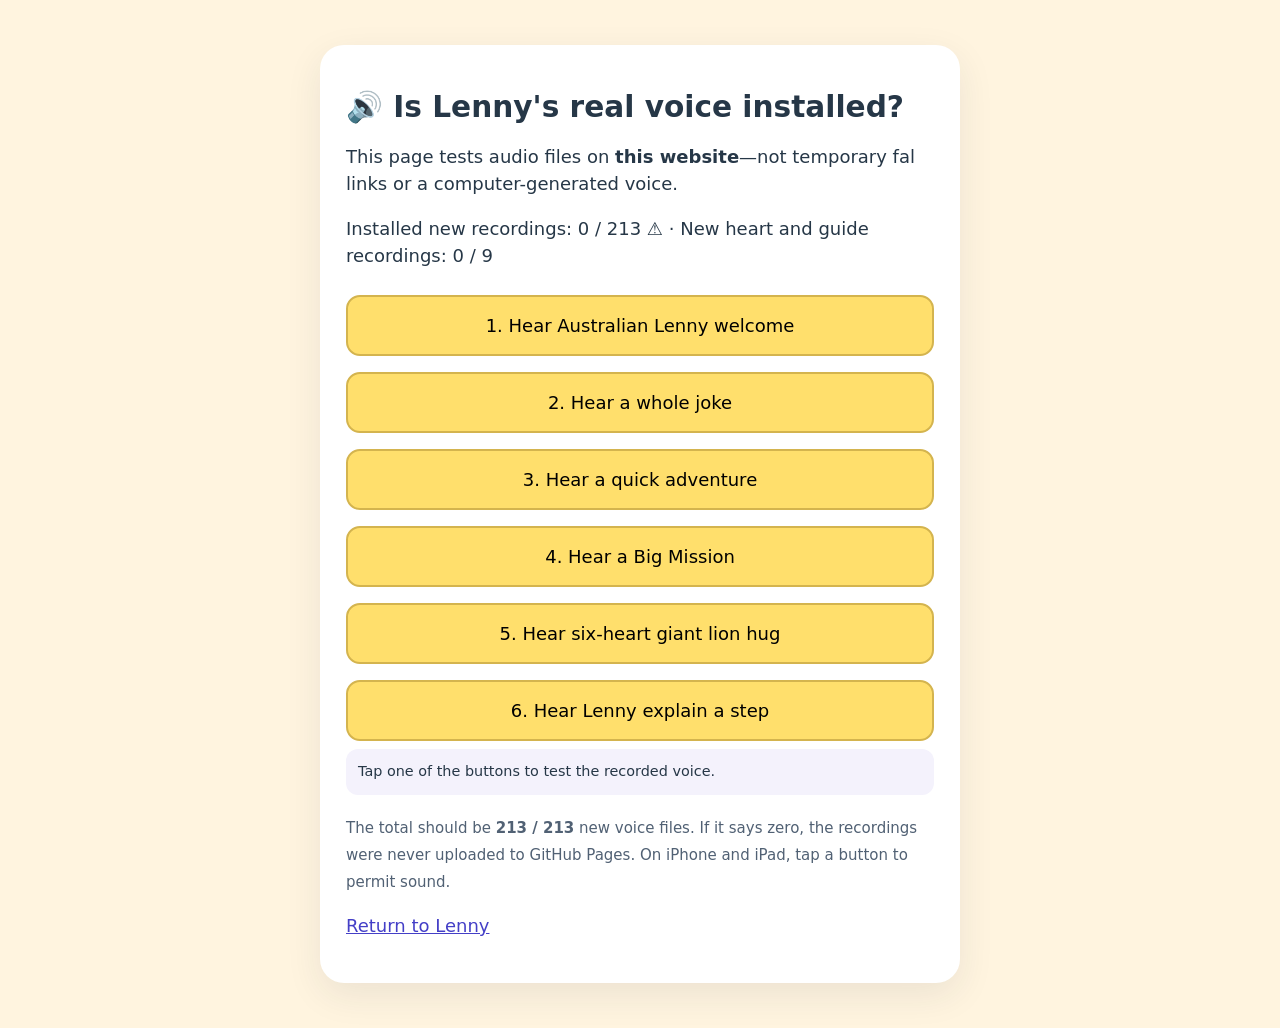
<file: voice-test.html>
<!doctype html><html lang="en-AU"><head><meta charset="utf-8"><meta name="viewport" content="width=device-width,initial-scale=1"><title>Lenny — Voice Test</title>
<style>*{box-sizing:border-box}body{margin:0;background:#fff4df;color:#263747;font:18px/1.5 system-ui,sans-serif}main{max-width:640px;margin:5vh auto;padding:26px;background:white;border-radius:24px;box-shadow:0 12px 36px #20324216}h1{font-size:1.85rem;line-height:1.1}button{width:100%;margin:8px 0;padding:15px 12px;background:#ffdf6c;border:2px solid #d4b44e;border-radius:14px;font-weight:700;font:inherit;cursor:pointer;min-height:50px}#report{padding:12px;border-radius:12px;background:#f4f2fc;font-size:.9rem;white-space:pre-wrap}small{color:#516174}a{color:#443fc7}</style></head><body><main><h1>🔊 Is Lenny's real voice installed?</h1>
<p>This page tests audio files on <b>this website</b>—not temporary fal links or a computer-generated voice.</p>
<p id="count">Checking the installed voice list…</p>
<button data-clip="welcome-v7">1. Hear Australian Lenny welcome</button>
<button data-clip="jokef-00">2. Hear a whole joke</button>
<button data-clip="idea-00">3. Hear a quick adventure</button>
<button data-clip="mission-00">4. Hear a Big Mission</button>
<button data-clip="hug-all">5. Hear six-heart giant lion hug</button>
<button data-clip="guide-step">6. Hear Lenny explain a step</button>
<div id="report" role="status">Tap one of the buttons to test the recorded voice.</div>
<p><small>The total should be <b>213 / 213</b> new voice files. If it says zero, the recordings were never uploaded to GitHub Pages. On iPhone and iPad, tap a button to permit sound.</small></p><p><a href="./">Return to Lenny</a></p></main>
<script src="assets/voice/local-ready.js?v=13"></script><script>
const list=window.LENNY_LOCAL_CLIPS||[];const count=document.getElementById('count');
const newCount=list.filter(k=>/^(mission-|jokef-|jokeq-|idea-|cheer-|star-|quick-win-|nav-|welcome-v7)/.test(k)).length;
count.textContent=`Installed new recordings: ${newCount} / 213`+(newCount===213?' ✅':' ⚠️')+` · New heart and guide recordings: ${list.filter(k=>k.startsWith('hug-')||k.startsWith('guide-')).length} / 9`;
let active=null;
document.querySelectorAll('button[data-clip]').forEach(b=>b.addEventListener('click',async()=>{
 const k=b.dataset.clip;const report=document.getElementById('report');
 if(active){active.pause();active.removeAttribute('src');active=null;}
 if(!list.includes(k)){report.textContent=`Not installed: assets/voice/${k}.wav`;return}
 const a=new Audio('assets/voice/'+k+'.wav?v=13');active=a;
 a.onplaying=()=>report.textContent=`Playing REAL recording: ${k}`;
 a.onerror=()=>report.textContent=`File missing or unreadable: assets/voice/${k}.wav`;
 a.onended=()=>report.textContent=`Playback completed successfully: ${k} ✅`;
 try{await a.play()}catch(e){report.textContent='Browser blocked audio: '+e.name+'. Tap the button again.'}
}));
</script></body></html>
</file>
<file: assets/fun-pass.css>
/* LENNY FUN PASS v2 — gentle everyday motion, big rewards. */
:root{--spark:#ffdd55;--hotpink:#f780a9;--grass:#9bea96;--paper:#fffdf5}
body{overflow-x:hidden}
.stage{isolation:isolate}
.world-layer{position:absolute;inset:0;z-index:0;overflow:hidden;border-radius:28px;pointer-events:none;opacity:.97}
.world-scene{position:absolute;inset:-4%;background-size:cover;background-position:center;transition:background-image .4s,transform 1.2s;animation:world-breathe 9s ease-in-out infinite alternate}
.world-layer:after{content:"";position:absolute;inset:0;background:linear-gradient(90deg,transparent,#ffffff09 45%,transparent),radial-gradient(circle at 45% 38%,#ffffff24,transparent 55%);pointer-events:none}
.scene{z-index:1!important;pointer-events:none;will-change:transform;transform-origin:50% 47%}
.stage-label{z-index:5;max-width:95%;overflow:hidden;text-overflow:ellipsis}
.stage-footer{z-index:6}
.world-tag{position:absolute;top:67px;left:10px;z-index:4;max-width:64%;padding:8px 12px;border:2px solid #fff8;box-shadow:0 3px 0 #18223e2b;border-radius:15px;background:#fff9e2ee;font-weight:950;font-size:.72rem;line-height:1.15;letter-spacing:.015em;pointer-events:none;transform:rotate(-3deg)}
.world-tag b{display:block;font-size:.65rem;letter-spacing:.1em;color:#81629a;text-transform:uppercase;margin-bottom:3px}
.stage:not([data-state=speaking]):not([data-eating=true]):not([data-hug=true]) .puppet-body{animation:idle-breathe 5s ease-in-out infinite alternate}
.stage:not([data-state=speaking]):not([data-eating=true]):not([data-hug=true]) .puppet-head{animation:idle-look 7.7s ease-in-out infinite}
.stage[data-zoom=true] .scene{animation:puppet-punch 1.08s cubic-bezier(.24,.8,.3,1) both!important}
.stage[data-dance=true] .puppet-body{animation:snack-dance .55s ease-in-out 3!important}
.stage[data-dance=true] .puppet-head{animation:head-bop .32s ease-in-out 5!important}
.stage[data-tickle=true] .scene{animation:tickle-wiggle .62s ease-in-out 2!important}
.fx-layer{position:absolute;inset:0;z-index:8;overflow:hidden;pointer-events:none}
.fx-piece{position:absolute;left:var(--x);top:var(--y);font-size:clamp(1.4rem,3vw,2.8rem);filter:drop-shadow(0 4px 0 #2e2a4340);opacity:0;animation:fx-pop 1.3s var(--delay) ease-out both}
.comic-pop{position:absolute;z-index:9;top:30%;left:50%;transform:translate(-50%,-50%) rotate(-6deg);font-size:clamp(1.3rem,3.4vw,2.4rem);font-weight:1000;letter-spacing:-.06em;white-space:nowrap;text-align:center;max-width:95%;padding:8px 16px;background:#fff06c;border:4px solid #fff;box-shadow:0 7px 0 #5f4e60a8;border-radius:22px;pointer-events:none;animation:pop-label 1.4s ease-out both}
.world-ribbon{display:inline-flex;align-items:center;gap:8px;background:#ffffffcf;border:2px solid #ffe7a0;border-radius:100px;padding:7px 13px;font-weight:900;font-size:.8rem;color:#6d4a6e;margin:3px 0 9px}
.home-progress{border-radius:18px;padding:13px 15px;background:linear-gradient(100deg,#f9d9e8,#fff6c6);border:2px solid white;box-shadow:0 3px 0 #765d7a22;margin:13px 0 16px}
.home-progress-head{display:flex;justify-content:space-between;gap:12px;align-items:center;font-size:.78rem;font-weight:900}
.home-progress-track{height:12px;border-radius:99px;overflow:hidden;background:#fff9f5;box-shadow:inset 0 1px 4px #78616c3a;margin:8px 0 4px}
.home-progress-track>span{display:block;height:100%;background:linear-gradient(90deg,#f68ea9,#e4aaf4,#91dff1);width:var(--done);border-radius:inherit;transition:width .5s}
.home-progress small{font-size:.72rem;font-weight:800;color:#644d65}
.choice{transition:transform .18s ease,box-shadow .18s ease}
.choice:active,.big:active,.small:active{transform:translateY(3px) scale(.98);box-shadow:0 2px 0 #6b647a3b}
.choice:focus-visible,.small:focus-visible,.big:focus-visible{outline:4px solid #14a6aa;outline-offset:4px}
.mission-progress{display:flex;gap:5px;margin:11px 0 5px}
.mission-progress>span{height:7px;border-radius:9px;flex:1;background:#eae0db}
.mission-progress>span.complete{background:#9bdfb0}
.mission-progress>span.active{background:#fb9fb3}
.celebration-stamp{position:relative;margin:0 auto 10px;width:max-content;max-width:100%;background:#fff17f;color:#55334e;border:4px dashed #e46b93;border-radius:16px;padding:8px 13px;font-size:1.05rem;font-weight:1000;letter-spacing:.025em;transform:rotate(-6deg);box-shadow:0 6px 0 #936b4b2c;animation:stamp-in .65s cubic-bezier(.18,.9,.3,1.45) both}
.earned-snack .snack-art{animation:treat-bounce 1.1s ease-in-out infinite}
.mega-hug-overlay{position:fixed;z-index:1000;inset:0;display:grid;place-items:center;overflow:auto;padding:20px;background:radial-gradient(ellipse at center,#fff1d1f2 4%,#f9a0c4f2 53%,#c580caf7 100%);backdrop-filter:blur(12px);animation:hug-appear .35s both}
.mega-hug-card{position:relative;max-width:570px;width:100%;border-radius:38px;background:linear-gradient(180deg,#fff9eb,#ffe9f4);border:7px solid white;box-shadow:0 17px 0 #924e7947;padding:14px 20px 22px;text-align:center;overflow:hidden}
.mega-hug-overlay[data-mega=true] .mega-hug-card{background:linear-gradient(150deg,#fff3ab,#ffdafa,#d2f6fc)}
.mega-hug-card:before{content:'✨ 💛 ✨ 💗 ✨ 💛 ✨';position:absolute;left:0;right:0;top:12%;font-size:2.2rem;animation:heart-rain 2.3s ease-in-out infinite alternate}
.mega-hug-lion{display:block;width:min(75%,290px);height:min(35vh,275px);margin:0 auto 0;object-fit:cover;object-position:center 20%;animation:hug-zoom 1.25s ease-in-out infinite alternate;filter:drop-shadow(0 5px 7px #60404a33)}
.mega-hug-arms{position:absolute;top:34%;left:0;width:100%;display:flex;justify-content:space-between;font-size:clamp(3rem,12vw,6.4rem);pointer-events:none;animation:hug-squeeze 1.25s ease-in-out infinite alternate}
.mega-hug-title{font-weight:1000;font-size:clamp(1.7rem,5vw,2.65rem);letter-spacing:-.05em;line-height:1.02;color:#70456b;margin:-5px 0 8px;position:relative}
.mega-hug-note{font-weight:850;font-size:1rem;margin-bottom:15px;color:#654e68}
.hug-done{font-weight:1000;font-size:1rem;background:#744d99;color:white;border:4px solid white;border-radius:99px;min-height:56px;padding:12px 24px;box-shadow:0 4px 0 #542c7999}
.mega-hug-overlay[data-mega=true] .mega-hug-lion{animation:hug-zoom .85s ease-in-out infinite alternate}
.surprise-toast{position:fixed;z-index:99;bottom:20px;right:20px;max-width:min(90vw,350px);background:#fff7d5;border:5px solid #fff;border-radius:22px;padding:14px 18px;box-shadow:0 9px 0 #2924394c;transform:rotate(-2deg);font-weight:900;animation:surprise-fly 3.5s ease-in-out both;pointer-events:none}
body.disco-mode main{animation:disco-colour 1s alternate infinite}
body.disco-mode .stage .scene{animation:snack-dance .65s infinite alternate!important}
.world-in{animation:world-switch .45s ease-out both}
@keyframes idle-breathe{0%{transform:translateY(1px) scale(1)}100%{transform:translateY(-7px) scale(1.015)}}
@keyframes idle-look{0%,18%,74%,100%{transform:rotate(0)}30%,39%{transform:rotate(-3deg)}54%,62%{transform:rotate(2deg)}}
@keyframes world-breathe{from{transform:scale(1.025) translateY(0)}to{transform:scale(1.045) translateY(-6px)}}
@keyframes puppet-punch{0%{transform:scale(1)}23%{transform:scale(1.28) translateY(4%)}46%{transform:scale(1.20) rotate(1deg)}70%{transform:scale(1.24) rotate(-1deg)}100%{transform:scale(1)}}
@keyframes head-bop{0%,100%{transform:rotate(-6deg)}50%{transform:rotate(6deg)}}
@keyframes snack-dance{0%,100%{transform:translateY(0) rotate(-3deg)}50%{transform:translateY(-24px) rotate(4deg)}}
@keyframes tickle-wiggle{0%,100%{transform:rotate(0)}25%{transform:rotate(-4deg)}75%{transform:rotate(4deg)}}
@keyframes fx-pop{0%{transform:translateY(12px) rotate(0) scale(.1);opacity:0}20%{opacity:1}65%{opacity:1}100%{transform:translate(var(--dx),var(--dy)) rotate(var(--spin)) scale(1.25);opacity:0}}
@keyframes pop-label{0%{opacity:0;transform:translate(-50%,-50%) rotate(-18deg) scale(.25)}17%{opacity:1;transform:translate(-50%,-50%) rotate(-6deg) scale(1.15)}65%{opacity:1;transform:translate(-50%,-50%) rotate(-5deg) scale(1)}100%{opacity:0;transform:translate(-50%,-50%) rotate(-3deg) scale(.9)}}
@keyframes stamp-in{from{opacity:0;transform:scale(2) rotate(-15deg)}to{opacity:1;transform:scale(1) rotate(-6deg)}}
@keyframes treat-bounce{0%,100%{transform:translateY(0) rotate(-7deg)}50%{transform:translateY(-12px) rotate(7deg)}}
@keyframes hug-appear{from{opacity:0;transform:scale(1.12)}to{opacity:1;transform:scale(1)}}
@keyframes hug-zoom{from{transform:scale(.9) rotate(-5deg)}to{transform:scale(1.2) rotate(3deg)}}
@keyframes hug-squeeze{from{transform:scaleX(1.4) translateY(10px)}to{transform:scaleX(.75) translateY(0)}}
@keyframes heart-rain{from{transform:translateY(-20px)}to{transform:translateY(35px)}}
@keyframes surprise-fly{0%{opacity:0;transform:translateY(90px) rotate(-15deg)}12%,75%{opacity:1;transform:translateY(0) rotate(-2deg)}100%{opacity:0;transform:translateY(20px) rotate(0)}}
@keyframes disco-colour{from{filter:hue-rotate(0)}to{filter:hue-rotate(38deg)}}
@keyframes world-switch{from{opacity:.5;transform:scale(.97)}to{opacity:1;transform:scale(1)}}
@media(max-width:720px){
 .world-layer{border-radius:14px}
 .world-scene{background-position:center 47%}
 .world-tag{font-size:.56rem;line-height:1.14;padding:5px 7px;top:38px;left:4px;max-width:50%}
 .world-tag b{font-size:.53rem}
 body[data-view=journey] .world-tag,body[data-view=project] .world-tag,body[data-view=talk] .world-tag{top:32px;font-size:.51rem;max-width:46%}
 .comic-pop{top:38%;font-size:1.15rem;padding:6px 10px}
 .home-progress{margin:8px 0 13px;padding:10px 12px}
 .home-progress-head{font-size:.72rem}
 .fx-piece{font-size:1.3rem}
 .mega-hug-overlay{padding:10px}
 .mega-hug-card{border-radius:26px;padding:6px 13px 15px}
 .mega-hug-lion{height:min(38vh,280px)}
 .mega-hug-arms{top:35%}
 .surprise-toast{bottom:10px;right:10px;font-size:.8rem}
}
@media(prefers-reduced-motion:reduce){
 .world-scene,.puppet-body,.puppet-head,.scene,.fx-piece,.comic-pop,.celebration-stamp,.earned-snack .snack-art,.mega-hug-overlay,.mega-hug-lion,.mega-hug-arms,.mega-hug-card:before,.surprise-toast,body.disco-mode main,body.disco-mode .stage .scene{animation:none!important;transition:none!important}
 .fx-piece{display:none}.mega-hug-lion{transform:none}.surprise-toast{opacity:1}
}

/* Preserve a recognisable Lenny face on smaller devices during missions. */
@media(max-width:720px){
 body[data-view=journey] .stage,body[data-view=project] .stage,body[data-view=talk] .stage{height:235px}
 body[data-view=journey] .scene,body[data-view=project] .scene,body[data-view=talk] .scene{height:405px;top:-63px}
 body[data-view=reward] .stage,body[data-view=feed] .stage{height:235px}
 body[data-view=reward] .scene,body[data-view=feed] .scene{height:405px;top:-63px}
}
/* Keep the fourth hidden heart clear of the bottom playback controls. */
.stage-heart-three{left:3%!important;bottom:33%!important;z-index:7!important}
@media(max-width:720px){.stage-heart-three{left:3%!important;bottom:35%!important}}


/* LENNY FUN PASS v3 — cooler, bigger, more cinematic. */
.stage{filter:drop-shadow(0 22px 60px rgba(17,26,54,.22));}
.stage::before{content:"";position:absolute;inset:-2px;border-radius:32px;background:linear-gradient(145deg,rgba(255,255,255,.35),rgba(255,255,255,0) 34%,rgba(113,66,176,.18));pointer-events:none;z-index:1;mix-blend-mode:screen}
.stage::after{content:"";position:absolute;inset:0;background:radial-gradient(circle at 50% 38%,transparent 0 32%,rgba(15,12,33,.08) 55%,rgba(9,7,20,.25) 100%);pointer-events:none;z-index:1}
.world-layer{filter:saturate(1.08) contrast(1.04)}
.world-layer:after{background:linear-gradient(90deg,transparent,rgba(255,255,255,.09) 35%,transparent 70%),radial-gradient(circle at 50% 34%,rgba(255,255,255,.23),transparent 48%),radial-gradient(circle at 50% 50%,transparent 48%,rgba(4,10,33,.16) 100%)}
.scene{transform-origin:50% 34%;transition:transform .5s cubic-bezier(.2,.86,.23,.99),filter .45s ease}
.stage[data-face-zoom=true] .scene{animation:lenny-face-zoom 1.2s cubic-bezier(.18,.92,.22,1) both!important}
.stage[data-superzoom=true] .scene{animation:lenny-super-zoom 1.55s cubic-bezier(.17,.91,.24,1) both!important}
.stage[data-feed-impact=true] .scene{animation:lenny-feed-impact 1s cubic-bezier(.2,.88,.22,1) both!important}
.stage[data-dance=true] .puppet-body{animation:snack-dance .45s ease-in-out 4!important}
.stage[data-dance=true] .puppet-head{animation:head-bop .24s ease-in-out 7!important}
.comic-pop{top:18%;padding:12px 20px;font-size:clamp(1.45rem,4vw,3rem);letter-spacing:-.05em;color:white;background:linear-gradient(160deg,rgba(255,255,255,.18),rgba(255,255,255,.04));border:1px solid rgba(255,255,255,.42);box-shadow:0 18px 60px rgba(14,14,34,.28);backdrop-filter:blur(16px);text-shadow:0 2px 10px rgba(0,0,0,.22)}
.celebration-stamp{margin:0 0 16px;border:none;border-radius:999px;padding:12px 18px;background:linear-gradient(90deg,#6c4ef6,#ff5fa2,#ffb340);box-shadow:0 12px 26px rgba(94,59,164,.22);font-size:.86rem;letter-spacing:.18em;color:white;transform:none;text-transform:uppercase}
.home-progress{background:linear-gradient(135deg,rgba(255,255,255,.95),rgba(245,237,255,.94));box-shadow:0 14px 34px rgba(72,42,109,.08)}
.home-progress-track{height:14px;background:rgba(255,255,255,.75)}
.home-progress-track>span{background:linear-gradient(90deg,#59c7ff,#8d7cff 45%,#ff71a1 100%)}
.world-ribbon{background:linear-gradient(135deg,rgba(255,255,255,.96),rgba(245,240,255,.93));border:1px solid rgba(255,255,255,.9);box-shadow:0 10px 20px rgba(77,53,102,.08)}
.snack-art{shape-rendering:auto!important;image-rendering:auto!important;filter:drop-shadow(0 20px 22px rgba(72,50,80,.18)) saturate(1.06);transform:scale(1.08)}
.earned-snack{position:relative;padding:18px 0 26px;text-align:center;isolation:isolate}
.earned-snack::before{content:"";position:absolute;left:50%;top:55%;width:min(250px,62vw);aspect-ratio:1;transform:translate(-50%,-50%);border-radius:50%;background:radial-gradient(circle,rgba(255,216,107,.6),rgba(255,125,159,.18) 52%,transparent 72%);filter:blur(8px);z-index:-1}
.earned-snack .snack-art{width:156px;height:156px;animation:treat-float 2.1s ease-in-out infinite}
.snack-pocket{background:linear-gradient(145deg,#ffe7d7,#ffd1bc);border-color:#efb18d;box-shadow:0 16px 28px rgba(132,76,52,.14)}
.snack-pocket .snack-art{width:70px;height:70px}
.mission-progress{gap:7px;margin:14px 0 8px}.mission-progress>span{height:9px;border-radius:999px;background:#ece5f6}.mission-progress>span.complete{background:linear-gradient(90deg,#75d59a,#49c29b)}.mission-progress>span.active{background:linear-gradient(90deg,#6e8cff,#b56cff)}
.fx-piece{filter:drop-shadow(0 10px 14px rgba(38,24,60,.18))}
.mega-hug-overlay{background:radial-gradient(circle at 50% 18%,rgba(255,245,194,.96),rgba(252,163,208,.94) 48%,rgba(111,86,214,.92) 100%)}
.mega-hug-card{border:1px solid rgba(255,255,255,.72);box-shadow:0 28px 90px rgba(48,19,82,.26)}
.surprise-toast{background:linear-gradient(135deg,#fff9d9,#fff0bb);box-shadow:0 16px 30px rgba(32,27,49,.24)}
.hero-overlay{position:fixed;inset:0;z-index:1400;display:grid;place-items:center;padding:26px;background:radial-gradient(circle at 50% 20%,rgba(255,255,255,.22),transparent 28%),linear-gradient(180deg,rgba(10,12,26,.18),rgba(10,12,26,.62));backdrop-filter:blur(16px);opacity:0;pointer-events:none;transition:opacity .22s ease}
.hero-overlay.show{opacity:1}
.hero-card{width:min(96vw,1000px);min-height:min(78vh,610px);display:grid;grid-template-columns:1.08fr .92fr;background:linear-gradient(145deg,rgba(255,255,255,.16),rgba(255,255,255,.05));border:1px solid rgba(255,255,255,.4);border-radius:34px;overflow:hidden;box-shadow:0 40px 120px rgba(14,12,36,.34);transform:translateY(26px) scale(.96);opacity:0}
.hero-overlay.show .hero-card{animation:hero-card-in .48s cubic-bezier(.18,.92,.24,1) forwards}
.hero-portrait{position:relative;min-height:400px;overflow:hidden;background:radial-gradient(circle at 50% 28%,rgba(255,255,255,.28),transparent 40%),linear-gradient(160deg,#7d5cff,#5134b1 45%,#2e275f 100%)}
.hero-overlay[data-kind="feed"] .hero-portrait{background:radial-gradient(circle at 45% 24%,rgba(255,255,255,.22),transparent 34%),linear-gradient(160deg,#ff9b6f,#f55d62 45%,#8e2550 100%)}
.hero-overlay[data-kind="feed-hit"] .hero-portrait{background:radial-gradient(circle at 50% 24%,rgba(255,255,255,.26),transparent 34%),linear-gradient(160deg,#ffda76,#ff8a63 45%,#d34f52 100%)}
.hero-overlay[data-kind="hug"] .hero-portrait{background:radial-gradient(circle at 50% 24%,rgba(255,255,255,.28),transparent 38%),linear-gradient(160deg,#ff9fd1,#af7dff 45%,#5d46c7 100%)}
.hero-shine{position:absolute;inset:-30%;background:conic-gradient(from 180deg at 50% 50%,rgba(255,255,255,0) 0 15%,rgba(255,255,255,.14) 24%,rgba(255,255,255,0) 38%,rgba(255,255,255,.12) 58%,rgba(255,255,255,0) 70%);animation:hero-shine 4s linear infinite}
.hero-scene-copy{position:absolute;left:50%;top:54%;width:140%;height:auto;transform:translate(-50%,-50%) scale(1.36);filter:drop-shadow(0 30px 44px rgba(0,0,0,.22))}
.hero-overlay[data-kind="celebrate"] .hero-scene-copy{transform:translate(-50%,-43%) scale(1.84)}
.hero-overlay[data-kind="project"] .hero-scene-copy{transform:translate(-50%,-44%) scale(1.84)}
.hero-overlay[data-kind="feed"] .hero-scene-copy{transform:translate(-48%,-48%) scale(1.56)}
.hero-overlay[data-kind="feed-hit"] .hero-scene-copy{transform:translate(-50%,-42%) scale(1.92)}
.hero-overlay[data-kind="hug"] .hero-scene-copy{transform:translate(-50%,-42%) scale(1.92)}
.hero-treat{position:absolute;left:12%;bottom:11%;font-size:clamp(3.4rem,10vw,6rem);filter:drop-shadow(0 20px 26px rgba(56,18,34,.34));animation:hero-treat-flight .9s cubic-bezier(.28,.92,.31,1) both}
.hero-copy{display:flex;flex-direction:column;justify-content:center;padding:36px 36px 40px;color:white;background:linear-gradient(180deg,rgba(10,12,26,.02),rgba(10,12,26,.18))}
.hero-kicker{display:inline-flex;align-items:center;gap:8px;width:max-content;padding:8px 12px;border-radius:999px;background:rgba(255,255,255,.14);border:1px solid rgba(255,255,255,.18);font-size:.78rem;font-weight:900;letter-spacing:.18em;text-transform:uppercase;color:#fff8d5;margin-bottom:16px}
.hero-title{margin:0 0 10px;font-size:clamp(2.05rem,5vw,4rem);line-height:.94;letter-spacing:-.055em;text-wrap:balance}
.hero-sub{margin:0;font-size:clamp(1rem,1.9vw,1.22rem);line-height:1.35;color:rgba(255,255,255,.88);max-width:28ch}
.hero-overlay.show .hero-kicker,.hero-overlay.show .hero-title,.hero-overlay.show .hero-sub{animation:hero-copy-rise .55s cubic-bezier(.18,.92,.24,1) both}.hero-overlay.show .hero-title{animation-delay:.06s}.hero-overlay.show .hero-sub{animation-delay:.12s}
.hero-overlay[data-kind="feed-hit"] .hero-title,.hero-overlay[data-kind="celebrate"] .hero-title{color:#fff6b6}
body.hero-open main{transform:scale(.992);filter:saturate(.96)}
@keyframes lenny-face-zoom{0%{transform:scale(1)}22%{transform:scale(1.16) translateY(2%)}58%{transform:scale(1.26) translateY(5%)}78%{transform:scale(1.2) rotate(.6deg)}100%{transform:scale(1)}}
@keyframes lenny-super-zoom{0%{transform:scale(1)}20%{transform:scale(1.1)}44%{transform:scale(1.22) translateY(2%)}68%{transform:scale(1.34) translateY(5%)}100%{transform:scale(1)}}
@keyframes lenny-feed-impact{0%{transform:scale(1)}20%{transform:scale(1.1)}52%{transform:scale(1.3) translateY(5%)}73%{transform:scale(1.2) rotate(-.4deg)}100%{transform:scale(1)}}
@keyframes hero-card-in{0%{opacity:0;transform:translateY(26px) scale(.96)}100%{opacity:1;transform:translateY(0) scale(1)}}
@keyframes hero-copy-rise{0%{opacity:0;transform:translateY(18px)}100%{opacity:1;transform:translateY(0)}}
@keyframes hero-shine{from{transform:rotate(0deg)}to{transform:rotate(360deg)}}
@keyframes hero-treat-flight{0%{transform:translate(0,0) scale(.6) rotate(-12deg);opacity:0}18%{opacity:1}100%{transform:translate(330%, -185%) scale(1.18) rotate(12deg);opacity:1}}
@keyframes treat-float{0%,100%{transform:translateY(0) scale(1.08) rotate(-3deg)}50%{transform:translateY(-12px) scale(1.12) rotate(3deg)}}
@media(max-width:720px){
 .comic-pop{top:16%;padding:10px 14px;font-size:1.18rem}
 .celebration-stamp{font-size:.72rem;letter-spacing:.14em;padding:10px 14px}
 .earned-snack .snack-art{width:128px;height:128px}
 .hero-overlay{padding:12px}
 .hero-card{grid-template-columns:1fr;min-height:0;border-radius:26px}
 .hero-portrait{min-height:240px}
 .hero-copy{padding:20px 18px 22px}
 .hero-kicker{font-size:.67rem;margin-bottom:10px}
 .hero-sub{max-width:none}
 .hero-overlay[data-kind="celebrate"] .hero-scene-copy,
 .hero-overlay[data-kind="project"] .hero-scene-copy,
 .hero-overlay[data-kind="feed-hit"] .hero-scene-copy,
 .hero-overlay[data-kind="hug"] .hero-scene-copy{transform:translate(-50%,-43%) scale(1.36)}
 .hero-overlay[data-kind="feed"] .hero-scene-copy{transform:translate(-48%,-48%) scale(1.2)}
 .hero-treat{left:8%;bottom:12%;font-size:3.6rem}
}
@media(prefers-reduced-motion:reduce){
 .stage[data-face-zoom=true] .scene,.stage[data-superzoom=true] .scene,.stage[data-feed-impact=true] .scene,.hero-card,.hero-shine,.hero-treat,.earned-snack .snack-art{animation:none!important;transform:none!important}
 .hero-overlay{backdrop-filter:none}
}

/* LENNY v4 / DREAM WORLDS — all 15 tasks tint the complete theatre. */
body{--realm:#5d7ff0;--realm-bright:#a2aafc;--realm-ink:#23415b;--realm-tint:#fff8eb;--realm-haze:#e1e8ff;--realm-shade:rgba(59,67,128,.24);--realm-hue:0deg;transition:background-color .65s ease;background-color:var(--realm-haze)}
body::before{filter:hue-rotate(var(--realm-hue)) saturate(1.13);opacity:.88;transition:filter .65s ease,opacity .65s ease}
body::after{content:'';position:fixed;inset:0;z-index:-1;pointer-events:none;background:radial-gradient(ellipse at 14% 30%,color-mix(in srgb,var(--realm-bright) 20%,transparent),transparent 48%),radial-gradient(ellipse at 85% 82%,color-mix(in srgb,var(--realm) 21%,transparent),transparent 52%);mix-blend-mode:soft-light}
main{transition:color .4s ease}
header .brand{background:var(--realm-tint);border-color:#fff;box-shadow:0 10px 26px var(--realm-shade);transition:background-color .5s ease,box-shadow .5s ease}
header .brand span{background:var(--realm-bright)}
.content{background:linear-gradient(155deg,#fffdf9 0%,var(--realm-tint) 76%);border:3px solid rgba(255,255,255,.96);box-shadow:7px 8px 0 var(--realm-shade),0 16px 42px rgba(37,47,74,.10);transition:background .55s ease,box-shadow .55s ease;border-radius:27px 32px 34px 28px}
.content::before{background:var(--realm-bright);height:25px;box-shadow:0 4px 12px rgba(36,27,47,.10)}
.content h1,.content h2{color:var(--realm-ink);transition:color .4s ease}
.content .eyebrow{color:var(--realm-ink);opacity:.78}
.content .bubble{background:rgba(255,255,255,.86);border:2px solid color-mix(in srgb,var(--realm) 23%,#fff);box-shadow:0 5px 18px rgba(44,52,65,.055);color:var(--realm-ink)}
.content .big:not(.pink):not(.green){background:linear-gradient(120deg,var(--realm-bright),color-mix(in srgb,var(--realm-bright) 60%,#fff));color:var(--realm-ink);border-color:color-mix(in srgb,var(--realm) 60%,#fff);box-shadow:0 5px 0 color-mix(in srgb,var(--realm) 46%,#fff)}
.content .big.pink{background:linear-gradient(130deg,#ffd4dd,var(--realm-bright));border-color:var(--realm);box-shadow:0 5px 0 var(--realm-shade)}
.content .big.green{background:linear-gradient(130deg,#ccf8dc,var(--realm-bright));border-color:var(--realm);box-shadow:0 5px 0 var(--realm-shade)}
.content .task-title{color:var(--realm-ink)}
.content .stamps .stamp.active{background:var(--realm-bright);border-color:var(--realm);box-shadow:0 0 0 5px color-mix(in srgb,var(--realm-bright) 58%,#fff)}
.content .mission-progress>span.active{background:var(--realm)}
.content .replies button{background:var(--realm-haze);border-color:var(--realm-bright)}
.content .mission-reply{border-color:var(--realm)}
.content .world-ribbon{color:var(--realm-ink);background:#fff;border-color:var(--realm-bright)}
.stage{filter:drop-shadow(0 16px 34px var(--realm-shade));transition:filter .5s ease}
.world-layer{border:3px solid rgba(255,255,255,.7);box-shadow:inset 0 0 0 6px rgba(255,255,255,.10),0 16px 44px var(--realm-shade);border-radius:32px}
.world-scene{background-position:center 48%;animation:world-v4-drift 15s ease-in-out infinite alternate;transform-origin:50% 44%}
.world-tag{background:var(--realm-tint);border-color:rgba(255,255,255,.95);color:var(--realm-ink);box-shadow:0 8px 22px var(--realm-shade)}
.world-tag b{color:var(--realm)}
.stage-label{background:var(--realm-tint);color:var(--realm-ink);box-shadow:0 5px 20px var(--realm-shade)}
.stage-footer button{background:var(--realm-tint);color:var(--realm-ink)}
.parents{background:var(--realm-tint);border-color:#fff;box-shadow:0 8px 28px var(--realm-shade)}
.status:not(:empty){background:var(--realm-tint)}
.home-progress{background:linear-gradient(120deg,#ffffffee,var(--realm-haze))}
.home-progress-track>span{background:linear-gradient(90deg,var(--realm-bright),var(--realm))}
.celebration-stamp{background:linear-gradient(90deg,var(--realm),var(--realm-bright));box-shadow:0 10px 23px var(--realm-shade)}
.chapter-ribbon{display:none;align-items:center;gap:14px;padding:12px 17px;margin:0 0 21px;border-radius:23px;background:linear-gradient(110deg,rgba(255,255,255,.96),var(--realm-tint));border:3px solid white;box-shadow:0 8px 28px var(--realm-shade);color:var(--realm-ink);position:relative;overflow:hidden}
.chapter-ribbon::after{content:'';position:absolute;inset:0 0 0 auto;width:35%;background:radial-gradient(circle at 100% 50%,color-mix(in srgb,var(--realm-bright) 60%,transparent),transparent 73%);pointer-events:none}
body[data-view="journey"] .chapter-ribbon,body[data-world][data-view="journey"] .chapter-ribbon{display:flex}
.chapter-badge{position:relative;flex:none;width:58px;height:58px;display:grid;place-items:center;font-size:32px;background:linear-gradient(130deg,#ffffff,var(--realm-haze));border:1px solid white;border-radius:17px;box-shadow:0 4px 0 var(--realm-shade);transform:rotate(-4deg)}
.chapter-main{position:relative;min-width:0;flex:1}
.chapter-top{display:block;font-size:.66rem;letter-spacing:.15em;font-weight:900;text-transform:uppercase;opacity:.72}
.chapter-title{font-size:clamp(1.08rem,2.3vw,1.65rem);font-weight:1000;line-height:1.13;letter-spacing:-.04em;margin-top:1px}
.chapter-sub{font-size:.79rem;line-height:1.25;margin-top:4px;opacity:.82;font-weight:700}
.chapter-tags{position:relative;display:flex;flex-wrap:wrap;gap:6px;margin-left:auto;justify-content:flex-end;max-width:36%}
.chapter-tag{white-space:nowrap;border:1px solid color-mix(in srgb,var(--realm) 22%,white);background:#fff9;border-radius:99px;padding:6px 11px;font-size:.7rem;font-weight:850;line-height:1;color:var(--realm-ink)}
#content{transition:background .45s ease}
body[data-view="journey"] .shell{animation:journey-stage-appear .55s cubic-bezier(.18,.88,.26,1) both}
@keyframes world-v4-drift{0%{transform:scale(1.025) translate(0,2px)}100%{transform:scale(1.075) translate(-10px,-9px)}}
@keyframes journey-stage-appear{from{opacity:.2;transform:translateY(14px)}to{opacity:1;transform:translateY(0)}}
/* Face overlays are sewn-on expression accents, not a replacement for Lenny's original plush face. */
.lenny-face-fx{pointer-events:none;opacity:1}
.face-blink{opacity:0;animation:lenny-blink 7.3s infinite}
.face-cheeks,.face-squint,.face-star,.face-brows,.face-curious,.face-love,.face-wow{opacity:0;transition:opacity .18s ease}
.face-cheeks{fill:#f692a4;opacity:0;mix-blend-mode:multiply}
.face-brows{stroke:#6c412e;stroke-width:11;fill:none;stroke-linecap:round}
.face-squint{stroke:#413327;stroke-width:14;fill:none;stroke-linecap:round}
.face-star{fill:#ffe989;stroke:#fff7d4;stroke-width:8}
.face-curious{fill:none;stroke:#f1b462;stroke-width:9;stroke-linecap:round}
.face-love{fill:#ff9ab4;stroke:#fff8eb;stroke-width:7}
.face-wow{fill:none;stroke:#4b362c;stroke-width:10;stroke-linecap:round}
.stage[data-expression="curious"] .face-curious,.stage[data-expression="think"] .face-brows,.stage[data-expression="proud"] .face-star,.stage[data-expression="proud"] .face-cheeks,.stage[data-expression="giggle"] .face-squint,.stage[data-expression="giggle"] .face-cheeks,.stage[data-expression="chomp"] .face-cheeks,.stage[data-expression="hug"] .face-love,.stage[data-expression="hug"] .face-squint,.stage[data-expression="wow"] .face-wow{opacity:1}
.stage[data-expression="giggle"] .puppet-body{animation:lenny-giggle-shimmy .19s ease-in-out infinite alternate!important}
.stage[data-expression="hug"] .puppet-body{animation:lenny-cuddle 1.1s ease-in-out infinite alternate!important}
.stage[data-expression="wow"] .puppet-head{animation:lenny-wow-head .7s ease-out both!important}
.stage[data-expression="curious"] .puppet-head,.stage[data-expression="think"] .puppet-head{animation:lenny-think-head 1.6s ease-in-out infinite alternate!important}
.stage[data-expression="proud"] .puppet-head{animation:lenny-proud-head 1.1s ease-out both!important}
.stage[data-expression="chomp"] .jaw{animation:jaw .28s 3!important}
.stage[data-expression="chomp"] .mouth{animation:mouth .28s 3!important}
.lenny-tap-zone{position:absolute;z-index:3;left:34%;top:23%;width:35%;height:48%;border:0;background:transparent;color:transparent;cursor:pointer;touch-action:manipulation;border-radius:40%;opacity:0}
.lenny-tap-zone:focus-visible{opacity:1;outline:4px solid var(--realm-bright);outline-offset:3px}
.lenny-speech-burst{position:absolute;top:13%;right:3%;z-index:9;border-radius:21px 21px 6px 21px;background:white;border:2px solid var(--realm-bright);box-shadow:0 12px 25px var(--realm-shade);padding:12px 15px;max-width:47%;font-size:clamp(.75rem,1.2vw,1.1rem);font-weight:900;color:var(--realm-ink);animation:comic-speech .25s ease-out both;pointer-events:none;text-wrap:balance}
@keyframes comic-speech{from{opacity:0;transform:scale(.5) rotate(9deg)}to{opacity:1;transform:scale(1) rotate(2deg)}}
@keyframes lenny-blink{0%,38%,39%,71%,72%,100%{opacity:0}38.5%,71.5%{opacity:1}}
@keyframes lenny-giggle-shimmy{from{transform:rotate(-2.5deg) translateY(2px)}to{transform:rotate(2.5deg) translateY(-7px)}}
@keyframes lenny-cuddle{from{transform:translateY(0) scale(1)}to{transform:translateY(12px) scale(1.065)}}
@keyframes lenny-wow-head{0%{transform:scale(1) rotate(0)}35%{transform:scale(1.08) rotate(-7deg)}100%{transform:scale(1.02) rotate(2deg)}}
@keyframes lenny-think-head{from{transform:rotate(-5deg)}to{transform:rotate(4deg) translateY(3px)}}
@keyframes lenny-proud-head{0%{transform:rotate(-5deg)}65%{transform:rotate(5deg) scale(1.04)}100%{transform:rotate(0)}}
/* Variants alter the whole frame and floating accents, beyond a recoloured card. */
body[data-world="pirate"] .world-layer{border-radius:42% 40% 25px 25px/12% 12% 25px 25px}
body[data-world="builder"] .world-layer{border-radius:8px;outline:4px dashed rgba(255,255,255,.5)}
body[data-world="theatre"] .world-layer{border-radius:49% 49% 22px 22px/15% 15% 22px 22px}
body[data-world="mystery"] .world-layer{border:3px solid #b7a6f0;box-shadow:0 0 0 8px rgba(42,29,99,.27),0 20px 40px rgba(23,13,66,.4)}
body[data-world="news"] .world-layer{border-radius:18px;border:7px solid rgba(244,248,255,.85)}
body[data-world="party"] .world-layer{border-radius:40px;box-shadow:inset 0 0 0 8px #fff8,0 12px 55px #e34cbf6b}
body[data-world="lab"] .world-layer{border:3px solid #d7fff2;box-shadow:inset 0 0 0 8px #d9fff238,0 0 48px #64dbbd67}
body[data-world="maze"] .world-layer{outline:4px solid #dec9ff;outline-offset:5px}
body[data-world="shop"] .content{border-radius:34px 34px 17px 17px}
body[data-world="kindness"] .content{border-radius:38px 38px 34px 34px}
body[data-world="river"] .content{border-radius:20px 42px 34px 26px}
body[data-world="tower"] .content{border-radius:15px 15px 29px 29px}
@media(max-width:720px){
 .chapter-ribbon{margin:0 0 12px;padding:9px 10px;border-radius:18px;gap:10px}
 .chapter-badge{width:43px;height:43px;font-size:24px;border-radius:12px}
 .chapter-title{font-size:1rem}
 .chapter-top{font-size:.52rem;letter-spacing:.1em}
 .chapter-sub{font-size:.68rem;line-height:1.18}
 .chapter-tags{display:none}
 .world-layer{border-radius:16px!important;outline:none!important}
 .lenny-tap-zone{left:30%;top:11%;width:41%;height:66%}
 .lenny-speech-burst{top:30%;right:3%;font-size:.73rem;max-width:43%;padding:9px 12px}
 .content{border-radius:22px!important}
 .stage{filter:drop-shadow(0 8px 24px var(--realm-shade))}
}
@media(prefers-reduced-motion:reduce){.world-scene,.stage[data-expression] .puppet-body,.stage[data-expression] .puppet-head,.face-blink,.lenny-speech-burst,.shell{animation:none!important}}

body[data-world="home"]{--realm:#41b8d5;--realm-bright:#f6ca73;--realm-ink:color-mix(in srgb,#294e8e 70%,#152538);--realm-tint:color-mix(in srgb,#d8fbf7 34%,#fff);--realm-haze:color-mix(in srgb,#eac5ef 70%,#fff);--realm-shade:#294e8e40;--realm-hue:0deg}
body[data-world="pirate"]{--realm:#f4ac68;--realm-bright:#f7d990;--realm-ink:color-mix(in srgb,#2d7899 70%,#152538);--realm-tint:color-mix(in srgb,#8fe8de 34%,#fff);--realm-haze:color-mix(in srgb,#ffecce 70%,#fff);--realm-shade:#2d789940;--realm-hue:35deg}
body[data-world="builder"]{--realm:#7a9ff4;--realm-bright:#f1d476;--realm-ink:color-mix(in srgb,#34478f 70%,#152538);--realm-tint:color-mix(in srgb,#e1f3ff 34%,#fff);--realm-haze:color-mix(in srgb,#d7d8ff 70%,#fff);--realm-shade:#34478f40;--realm-hue:194deg}
body[data-world="river"]{--realm:#6fdbd5;--realm-bright:#d9f9e0;--realm-ink:color-mix(in srgb,#237b9c 70%,#152538);--realm-tint:color-mix(in srgb,#e6fffa 34%,#fff);--realm-haze:color-mix(in srgb,#c8f5ee 70%,#fff);--realm-shade:#237b9c40;--realm-hue:2deg}
body[data-world="theatre"]{--realm:#bd7cbd;--realm-bright:#f6b76b;--realm-ink:color-mix(in srgb,#492e77 70%,#152538);--realm-tint:color-mix(in srgb,#fce9f5 34%,#fff);--realm-haze:color-mix(in srgb,#f4d4ed 70%,#fff);--realm-shade:#492e7740;--realm-hue:95deg}
body[data-world="mystery"]{--realm:#7563c6;--realm-bright:#f8cc88;--realm-ink:color-mix(in srgb,#252456 70%,#152538);--realm-tint:color-mix(in srgb,#d5cff9 34%,#fff);--realm-haze:color-mix(in srgb,#c5b9ef 70%,#fff);--realm-shade:#25245640;--realm-hue:155deg}
body[data-world="news"]{--realm:#6091de;--realm-bright:#ffca74;--realm-ink:color-mix(in srgb,#213e82 70%,#152538);--realm-tint:color-mix(in srgb,#e8f1ff 34%,#fff);--realm-haze:color-mix(in srgb,#d2e9ff 70%,#fff);--realm-shade:#213e8240;--realm-hue:205deg}
body[data-world="shop"]{--realm:#f49c8e;--realm-bright:#fbd678;--realm-ink:color-mix(in srgb,#9d4b78 70%,#152538);--realm-tint:color-mix(in srgb,#fff1e7 34%,#fff);--realm-haze:color-mix(in srgb,#ffe2ba 70%,#fff);--realm-shade:#9d4b7840;--realm-hue:-25deg}
body[data-world="lab"]{--realm:#62d5c6;--realm-bright:#e7c477;--realm-ink:color-mix(in srgb,#18797f 70%,#152538);--realm-tint:color-mix(in srgb,#edfdfa 34%,#fff);--realm-haze:color-mix(in srgb,#d6fff5 70%,#fff);--realm-shade:#18797f40;--realm-hue:55deg}
body[data-world="party"]{--realm:#f08ac6;--realm-bright:#ffd77f;--realm-ink:color-mix(in srgb,#964dbe 70%,#152538);--realm-tint:color-mix(in srgb,#fff0f9 34%,#fff);--realm-haze:color-mix(in srgb,#ffd9ee 70%,#fff);--realm-shade:#964dbe40;--realm-hue:-50deg}
body[data-world="puzzle"]{--realm:#87cd89;--realm-bright:#f8cf7a;--realm-ink:color-mix(in srgb,#377c68 70%,#152538);--realm-tint:color-mix(in srgb,#f2ffe9 34%,#fff);--realm-haze:color-mix(in srgb,#e1f4c4 70%,#fff);--realm-shade:#377c6840;--realm-hue:22deg}
body[data-world="welcome"]{--realm:#77c9a4;--realm-bright:#f8d79c;--realm-ink:color-mix(in srgb,#377d86 70%,#152538);--realm-tint:color-mix(in srgb,#eafff5 34%,#fff);--realm-haze:color-mix(in srgb,#c9e9ef 70%,#fff);--realm-shade:#377d8640;--realm-hue:18deg}
body[data-world="kindness"]{--realm:#eaa8b3;--realm-bright:#f7e3a0;--realm-ink:color-mix(in srgb,#9b6280 70%,#152538);--realm-tint:color-mix(in srgb,#fff6e8 34%,#fff);--realm-haze:color-mix(in srgb,#f7e0eb 70%,#fff);--realm-shade:#9b628040;--realm-hue:-28deg}
body[data-world="bridge"]{--realm:#64b5d7;--realm-bright:#d6f8ee;--realm-ink:color-mix(in srgb,#28748d 70%,#152538);--realm-tint:color-mix(in srgb,#e8faff 34%,#fff);--realm-haze:color-mix(in srgb,#bfe7fc 70%,#fff);--realm-shade:#28748d40;--realm-hue:176deg}
body[data-world="tower"]{--realm:#82c7bd;--realm-bright:#ffda8e;--realm-ink:color-mix(in srgb,#337a95 70%,#152538);--realm-tint:color-mix(in srgb,#f6fbef 34%,#fff);--realm-haze:color-mix(in srgb,#d5ede0 70%,#fff);--realm-shade:#337a9540;--realm-hue:175deg}
body[data-world="maze"]{--realm:#a58adf;--realm-bright:#f9d492;--realm-ink:color-mix(in srgb,#5c4d9d 70%,#152538);--realm-tint:color-mix(in srgb,#f8efff 34%,#fff);--realm-haze:color-mix(in srgb,#e4d7fd 70%,#fff);--realm-shade:#5c4d9d40;--realm-hue:105deg}
/* Lenny v5: mobile puppet theatre — full-body, animated and unobstructed.
   This override intentionally comes last, after the old compact mobile rules. */
@media (max-width:720px) {
  /* Let the puppet have a real stage instead of the 170px letterbox. */
  .shell { gap:18px; }
  .stage,
  body[data-view="home"] .stage,
  body[data-view="journey"] .stage,
  body[data-view="project"] .stage,
  body[data-view="talk"] .stage,
  body[data-view="joke"] .stage,
  body[data-view="reward"] .stage,
  body[data-view="feed"] .stage {
    height:clamp(355px,105vw,425px);
    min-height:355px;
    overflow:hidden;
    position:relative;
    border-radius:25px;
  }
  /* Use the full SVG drawing instead of clipping it through a 170px window. */
  .stage .scene,
  body[data-view="home"] .scene,
  body[data-view="journey"] .scene,
  body[data-view="project"] .scene,
  body[data-view="talk"] .scene,
  body[data-view="joke"] .scene,
  body[data-view="reward"] .scene,
  body[data-view="feed"] .scene {
    position:absolute;
    top:18px;
    left:0;
    width:100%;
    height:calc(100% - 94px);
    max-height:none;
    margin:0;
    transform-origin:50% 50%;
    pointer-events:none;
    z-index:2!important;
    overflow:visible;
  }
  .stage .world-layer{inset:0;border-radius:24px!important}
  /* The world is already identified in the task banner; this badge used to
     sit directly over Lenny's head on an iPhone. */
  .stage .world-tag{display:none}
  .stage .stage-label{
    top:10px;left:50%;transform:translateX(-50%);
    font-size:.64rem;letter-spacing:.04em;
    padding:6px 11px;
    max-width:90%;white-space:nowrap;
    pointer-events:none;
    z-index:7;
  }
  /* Buttons get their own strip beneath the character, not across the torso. */
  .stage .stage-footer{
    position:absolute;
    bottom:11px;
    left:10px;
    right:10px;
    display:flex;
    justify-content:center;
    gap:10px;
    z-index:8;
  }
  .stage .stage-footer button{
    padding:10px 15px;
    min-height:46px;
    font-size:.8rem;
    border-radius:99px;
    box-shadow:0 6px 15px rgba(23,34,51,.13);
    backdrop-filter:blur(8px);
  }
  /* Make the touch area follow the newly centered, full-body lion. */
  .stage .lenny-tap-zone{
    left:28%;top:12%;width:44%;height:67%;
    z-index:5;
    touch-action:manipulation;
  }
  .stage .lenny-speech-burst{
    top:20%;right:3%;max-width:42%;z-index:9;
  }
  .stage .stage-heart-one{left:5%;top:27%;z-index:6}
  .stage .stage-heart-two{right:5%;top:31%;z-index:6}
  .stage .stage-heart-three{left:6%;bottom:25%;z-index:6}
  .stage .hug-scene{z-index:9}
  .stage .reward-name{top:15%;max-width:90%;overflow:hidden;text-overflow:ellipsis;z-index:9}
  /* The idle state is now visibly alive: whole-body sway + breathing, with
     the existing independent head, blink, eye and mouth expressions preserved. */
  .stage:not([data-eating="true"]):not([data-hug="true"]):not([data-state="speaking"]):not([data-expression="giggle"]):not([data-expression="hug"]):not([data-mobile-boop="true"]) .puppet-body{
    animation:lenny-mobile-alive 3.6s ease-in-out infinite alternate!important;
    transform-origin:540px 1180px;
  }
  .stage[data-state="speaking"]:not([data-eating="true"]) .puppet-body{
    animation:lenny-mobile-speaking .82s ease-in-out infinite!important;
  }
  .stage[data-mobile-boop="true"] .puppet-body{
    animation:lenny-mobile-boop .85s cubic-bezier(.18,.92,.25,1) both!important;
  }
  /* Keep the label and controls readable during the cinematic punch-ins. */
  .stage[data-face-zoom="true"] .scene,
  .stage[data-superzoom="true"] .scene,
  .stage[data-feed-impact="true"] .scene{
    transform-origin:50% 45%;
  }
}
@keyframes lenny-mobile-alive{
  0%{transform:translateY(4px) rotate(-2.2deg) scale(.985)}
  50%{transform:translateY(-5px) rotate(1.7deg) scale(1.012)}
  100%{transform:translateY(1px) rotate(2.6deg) scale(1.025)}
}
@keyframes lenny-mobile-speaking{
  0%,100%{transform:translateY(3px) rotate(-1.1deg)}
  50%{transform:translateY(-13px) rotate(1.5deg) scale(1.026)}
}
@keyframes lenny-mobile-boop{
  0%{transform:translateY(0) rotate(0) scale(1)}
  28%{transform:translateY(-22px) rotate(-5deg) scale(1.06)}
  53%{transform:translateY(2px) rotate(5deg) scale(.99)}
  75%{transform:translateY(-7px) rotate(-2deg) scale(1.02)}
  100%{transform:translateY(0) rotate(0) scale(1)}
}
@media(max-width:355px){
  .stage .stage-footer button{font-size:.72rem;padding:8px 10px}
  .stage .lenny-speech-burst{max-width:46%;font-size:.66rem}
}
@media(prefers-reduced-motion:reduce){
  .stage .puppet-body,
  .stage[data-mobile-boop="true"] .puppet-body{animation:none!important}
}

/* More activity worlds (v6) */
body[data-world="skyship"]{--world-deep:#5360be;--world-mid:#c7a0f3;--world-soft:#ffe4b0;--world-pop:#5360be;}
body[data-world="teddy-radio"]{--world-deep:#267c91;--world-mid:#90e4da;--world-soft:#e0ffff;--world-pop:#267c91;}
body[data-world="jungle"]{--world-deep:#237757;--world-mid:#77bc84;--world-soft:#f9e49c;--world-pop:#237757;}
body[data-world="signals"]{--world-deep:#354f8b;--world-mid:#b8c5f5;--world-soft:#fff3c8;--world-pop:#354f8b;}
body[data-world="weather"]{--world-deep:#3975bc;--world-mid:#95d7f0;--world-soft:#ffeaa6;--world-pop:#3975bc;}
body[data-world="puppet"]{--world-deep:#b15a93;--world-mid:#f2a8c8;--world-soft:#ffe8be;--world-pop:#b15a93;}
body[data-world="museum"]{--world-deep:#8d6fbb;--world-mid:#e0c3f7;--world-soft:#fff2d1;--world-pop:#8d6fbb;}
body[data-world="sound-story"]{--world-deep:#614ab1;--world-mid:#bba6fb;--world-soft:#ffe0cb;--world-pop:#614ab1;}
body[data-world="lemonade"]{--world-deep:#df9c40;--world-mid:#ffe49e;--world-soft:#fff9ce;--world-pop:#df9c40;}
body[data-world="fixit"]{--world-deep:#3b94a9;--world-mid:#9be1d4;--world-soft:#fee4aa;--world-pop:#3b94a9;}
body[data-world="airline"]{--world-deep:#4c93d1;--world-mid:#a8dcf4;--world-soft:#ffe4c8;--world-pop:#4c93d1;}
body[data-world="stickers"]{--world-deep:#cf64a4;--world-mid:#ffc8df;--world-soft:#fff3a2;--world-pop:#cf64a4;}
body[data-world="post-office"]{--world-deep:#bc6b84;--world-mid:#f4b4c5;--world-soft:#fff1d4;--world-pop:#bc6b84;}
body[data-world="referee"]{--world-deep:#57a78c;--world-mid:#c8ecc9;--world-soft:#ffe7a4;--world-pop:#57a78c;}
body[data-world="helpers"]{--world-deep:#9864b8;--world-mid:#ebc4ef;--world-soft:#fce6b5;--world-pop:#9864b8;}
body[data-world="boomerang"]{--world-deep:#c77994;--world-mid:#f5c1cb;--world-soft:#fff4bc;--world-pop:#c77994;}
body[data-world="windcastle"]{--world-deep:#4878a2;--world-mid:#b8d9e5;--world-soft:#ffe1a8;--world-pop:#4878a2;}
body[data-world="doodle"]{--world-deep:#995ac6;--world-mid:#e7b8f1;--world-soft:#fff0c8;--world-pop:#995ac6;}
body[data-world="ramp"]{--world-deep:#cf6d53;--world-mid:#f1b391;--world-soft:#ffe7aa;--world-pop:#cf6d53;}
body[data-world="glider"]{--world-deep:#405eaa;--world-mid:#a7c5f1;--world-soft:#fdf0b8;--world-pop:#405eaa;}

body[data-world="skyship"]{--realm:#c7a0f3;--realm-bright:#ffe4b0;--realm-ink:#5360be;--realm-tint:#ffe4b0;--realm-haze:#ffe4b0;--realm-shade:#5360be40;--realm-hue:22deg}
body[data-world="teddy-radio"]{--realm:#90e4da;--realm-bright:#e0ffff;--realm-ink:#267c91;--realm-tint:#e0ffff;--realm-haze:#e0ffff;--realm-shade:#267c9140;--realm-hue:22deg}
body[data-world="jungle"]{--realm:#77bc84;--realm-bright:#f9e49c;--realm-ink:#237757;--realm-tint:#f9e49c;--realm-haze:#f9e49c;--realm-shade:#23775740;--realm-hue:22deg}
body[data-world="signals"]{--realm:#b8c5f5;--realm-bright:#fff3c8;--realm-ink:#354f8b;--realm-tint:#fff3c8;--realm-haze:#fff3c8;--realm-shade:#354f8b40;--realm-hue:22deg}
body[data-world="weather"]{--realm:#95d7f0;--realm-bright:#ffeaa6;--realm-ink:#3975bc;--realm-tint:#ffeaa6;--realm-haze:#ffeaa6;--realm-shade:#3975bc40;--realm-hue:22deg}
body[data-world="puppet"]{--realm:#f2a8c8;--realm-bright:#ffe8be;--realm-ink:#b15a93;--realm-tint:#ffe8be;--realm-haze:#ffe8be;--realm-shade:#b15a9340;--realm-hue:22deg}
body[data-world="museum"]{--realm:#e0c3f7;--realm-bright:#fff2d1;--realm-ink:#8d6fbb;--realm-tint:#fff2d1;--realm-haze:#fff2d1;--realm-shade:#8d6fbb40;--realm-hue:22deg}
body[data-world="sound-story"]{--realm:#bba6fb;--realm-bright:#ffe0cb;--realm-ink:#614ab1;--realm-tint:#ffe0cb;--realm-haze:#ffe0cb;--realm-shade:#614ab140;--realm-hue:22deg}
body[data-world="lemonade"]{--realm:#ffe49e;--realm-bright:#fff9ce;--realm-ink:#df9c40;--realm-tint:#fff9ce;--realm-haze:#fff9ce;--realm-shade:#df9c4040;--realm-hue:22deg}
body[data-world="fixit"]{--realm:#9be1d4;--realm-bright:#fee4aa;--realm-ink:#3b94a9;--realm-tint:#fee4aa;--realm-haze:#fee4aa;--realm-shade:#3b94a940;--realm-hue:22deg}
body[data-world="airline"]{--realm:#a8dcf4;--realm-bright:#ffe4c8;--realm-ink:#4c93d1;--realm-tint:#ffe4c8;--realm-haze:#ffe4c8;--realm-shade:#4c93d140;--realm-hue:22deg}
body[data-world="stickers"]{--realm:#ffc8df;--realm-bright:#fff3a2;--realm-ink:#cf64a4;--realm-tint:#fff3a2;--realm-haze:#fff3a2;--realm-shade:#cf64a440;--realm-hue:22deg}
body[data-world="post-office"]{--realm:#f4b4c5;--realm-bright:#fff1d4;--realm-ink:#bc6b84;--realm-tint:#fff1d4;--realm-haze:#fff1d4;--realm-shade:#bc6b8440;--realm-hue:22deg}
body[data-world="referee"]{--realm:#c8ecc9;--realm-bright:#ffe7a4;--realm-ink:#57a78c;--realm-tint:#ffe7a4;--realm-haze:#ffe7a4;--realm-shade:#57a78c40;--realm-hue:22deg}
body[data-world="helpers"]{--realm:#ebc4ef;--realm-bright:#fce6b5;--realm-ink:#9864b8;--realm-tint:#fce6b5;--realm-haze:#fce6b5;--realm-shade:#9864b840;--realm-hue:22deg}
body[data-world="boomerang"]{--realm:#f5c1cb;--realm-bright:#fff4bc;--realm-ink:#c77994;--realm-tint:#fff4bc;--realm-haze:#fff4bc;--realm-shade:#c7799440;--realm-hue:22deg}
body[data-world="windcastle"]{--realm:#b8d9e5;--realm-bright:#ffe1a8;--realm-ink:#4878a2;--realm-tint:#ffe1a8;--realm-haze:#ffe1a8;--realm-shade:#4878a240;--realm-hue:22deg}
body[data-world="doodle"]{--realm:#e7b8f1;--realm-bright:#fff0c8;--realm-ink:#995ac6;--realm-tint:#fff0c8;--realm-haze:#fff0c8;--realm-shade:#995ac640;--realm-hue:22deg}
body[data-world="ramp"]{--realm:#f1b391;--realm-bright:#ffe7aa;--realm-ink:#cf6d53;--realm-tint:#ffe7aa;--realm-haze:#ffe7aa;--realm-shade:#cf6d5340;--realm-hue:22deg}
body[data-world="glider"]{--realm:#a7c5f1;--realm-bright:#fdf0b8;--realm-ink:#405eaa;--realm-tint:#fdf0b8;--realm-haze:#fdf0b8;--realm-shade:#405eaa40;--realm-hue:22deg}
/* Lenny v6 — giggle club, adventure arcade and celebration spectacular */
.arcade-home-choice{background:linear-gradient(135deg,#e0deff,#ffd9f0)!important;border-color:#b9a3e8!important;box-shadow:0 5px 0 #b9a3e8!important}
.arcade-stats{background:#fff;border-radius:16px;padding:14px 15px;color:#594674;font-size:.85rem;font-weight:800;margin:12px 0 22px;box-shadow:0 5px 20px #443b5421}
.arcade-tabs{display:flex;gap:8px;overflow-x:auto;scroll-snap-type:x mandatory;padding:6px 0 15px;-webkit-overflow-scrolling:touch}
.arcade-tab{white-space:nowrap;flex:none;scroll-snap-align:center;background:rgba(255,255,255,.9);border:2px solid #ded2f5;color:#564679;border-radius:999px;padding:9px 13px;min-height:44px;font-size:.83rem;font-weight:900;box-shadow:0 3px 0 #bcb2d5}
.arcade-tab.active{background:#6654bf;color:white;border-color:#6654bf;box-shadow:0 4px 0 #42378d}
.arcade-list{display:grid;gap:12px;margin:4px 0 18px}
.arcade-tile{display:flex;align-items:center;gap:12px;width:100%;text-align:left;background:linear-gradient(118deg,white,#fffaf0);border:2px solid color-mix(in srgb,var(--tile) 46%,white);border-left:8px solid var(--tile);border-radius:21px;padding:13px 14px;box-shadow:0 6px 0 color-mix(in srgb,var(--tile) 18%,transparent);min-height:106px}
.arcade-tile-icon{flex:none;width:52px;height:52px;border-radius:14px;display:grid;place-items:center;font-size:1.8rem;background:color-mix(in srgb,var(--tile) 16%,white)}
.arcade-tile-content{display:grid;gap:4px;min-width:0}.arcade-tile-content strong{font-size:1.04rem;font-weight:1000;line-height:1.15;color:#3c355c}.arcade-tile-content small{font-size:.77rem;line-height:1.3;color:#53666d}.arcade-tile-content em{font-style:normal;font-size:.72rem;color:#7e6594;font-weight:900}.arcade-tile-arrow{font-size:1.5rem;font-weight:900;margin-left:auto;color:var(--tile)}
.bonus-step-heading{font-size:.72rem;font-weight:1000;color:var(--world-deep,#694ab6);letter-spacing:.12em;margin:12px 0 9px}
.bonus-actions{display:grid;gap:10px}.bonus-actions button{max-width:100%}.bonus-pips{margin:14px 0 20px}.voice-practice-feedback{font-size:.85rem;line-height:1.4;font-weight:750;color:#62587b;margin:12px 0}
body[data-view="arcade"] .content{max-width:790px}
body[data-view="bonus"] .chapter-ribbon{display:flex!important}
body[data-view="bonus"] .stage{filter:drop-shadow(0 18px 36px rgba(18,23,54,.16))}
/* Joke studio: the child's turn is as prominent as Lenny's punchline. */
body[data-view="joke"] .content{background:linear-gradient(152deg,#fffced,#fff1d8 60%,#ffe5ef);border:4px solid #fff}
body[data-view="joke"] .eyebrow{color:#a15c7a}
.joke-spotlight,.joke-punchline{border-radius:22px;padding:20px 19px 18px;margin:14px 0;border:2px solid rgba(255,255,255,.9);box-shadow:0 10px 28px #7f57752e;background:linear-gradient(140deg,#e8ddff,#f5e9ff)}
.joke-punchline{background:linear-gradient(145deg,#ffd29b,#ffebae);transform:rotate(-1deg)}
.joke-spotlight p,.joke-punchline p{font-size:clamp(1.18rem,2.3vw,1.55rem);line-height:1.32;font-weight:900;letter-spacing:-.02em;color:#352951;margin:7px 0 0}
.joke-tag{font-size:.64rem;font-weight:1000;letter-spacing:.18em;color:#7b62b3}
.joke-punchline .joke-tag{color:#b35b56}.joke-think{margin:12px 0;color:#836b82;font-weight:800}
.joke-steps{display:flex;gap:6px;flex-wrap:wrap;margin:12px 0 19px}.joke-steps span{border:2px solid #e1dce9;background:#fff;color:#8c7799;border-radius:12px;padding:7px 8px;font-size:.69rem;font-weight:900}.joke-steps span.selected{background:#6e57c6;color:white;border-color:#6e57c6}.joke-steps span.past{background:#dbf4e5;border-color:#91cba5;color:#407552}
.joke-coach{color:#624d85;background:linear-gradient(130deg,#fff,#fff6df);border-radius:15px;padding:13px;font-weight:850;font-size:.93rem;margin-bottom:12px}
.joke-buttons{display:grid;grid-template-columns:1fr 1fr;gap:9px;margin-top:17px}.joke-buttons>.big{grid-column:1/-1}.joke-buttons>.small{min-width:0;white-space:normal}.joke-buttons>.small:only-child{grid-column:1/-1}
/* Main celebration. Lenny takes over the screen until the child chooses to feed or save. */
.lenny-victory{position:fixed;inset:0;z-index:3000;overflow:auto;overscroll-behavior:contain;display:grid;place-items:center;padding:16px;background:radial-gradient(circle at 50% 40%,rgba(252,244,160,.96) 0%,rgba(241,146,210,.95) 44%,rgba(85,62,172,.98) 100%);isolation:isolate;backdrop-filter:blur(15px)}
.lenny-victory[data-theme="disco"]{background:radial-gradient(circle at 50% 35%,#fff8a3,#fa91d4 35%,#7045c8 85%)}
.lenny-victory[data-theme="rocket"]{background:radial-gradient(circle at 50% 38%,#f5ffff,#92dcf8 38%,#6357c6 90%)}
.lenny-victory[data-theme="roar"]{background:radial-gradient(circle at 50% 35%,#fff6d0,#ffb063 45%,#d35a77 90%)}
.lenny-victory[data-theme="superstar"]{background:radial-gradient(circle at 50% 35%,#fffadb,#f4c0b2 40%,#a36bea 90%)}
.lenny-victory[data-theme="confetti"]{background:radial-gradient(circle at 50% 35%,#e9ffff,#a8f0b8 40%,#539ccf 95%)}
.victory-beams{position:absolute;inset:-80%;background:repeating-conic-gradient(from 0deg at 50% 50%,rgba(255,255,255,.16) 0deg 10deg,transparent 10deg 21deg);animation:victory-spin 28s linear infinite;pointer-events:none}
.victory-stars{position:absolute;inset:0;overflow:hidden;pointer-events:none}
.victory-star{position:absolute;left:var(--x);top:-15%;font-size:clamp(1.2rem,4vw,2.6rem);opacity:0;filter:drop-shadow(0 7px 8px rgba(69,43,97,.24));animation:victory-rain var(--speed) var(--d) linear infinite}
.victory-panel{position:relative;z-index:1;width:min(96vw,660px);display:flex;flex-direction:column;align-items:center;text-align:center;padding:16px 24px 22px;border:3px solid rgba(255,255,255,.78);border-radius:32px;background:linear-gradient(170deg,rgba(255,255,255,.29),rgba(255,255,255,.12));box-shadow:0 25px 105px rgba(55,24,106,.24);backdrop-filter:blur(14px);transform:scale(.7) translateY(50px);opacity:0}
.lenny-victory.on .victory-panel{animation:victory-entrance .65s cubic-bezier(.1,1.3,.29,1) forwards}
.victory-close{position:absolute;right:14px;top:12px;min-width:44px;min-height:44px;border-radius:50%;color:white;font-size:1.8rem;font-weight:850;border:2px solid #ffffff7c;background:#3b315678;z-index:5}
.victory-ribbon{color:#fff7cf;background:#50378aa8;border:2px solid #fff5bd70;border-radius:999px;padding:8px 18px;font-size:.74rem;font-weight:1000;letter-spacing:.17em;text-shadow:0 2px 10px #35206177;margin:5px 0 0}
.victory-visual{position:relative;width:min(63vw,310px);height:min(43vh,315px);display:grid;place-items:center;flex:none;margin:-4px auto 4px}
.victory-rings{position:absolute;inset:5%;border-radius:50%;background:radial-gradient(circle,rgba(255,255,255,.35),rgba(255,255,255,0) 70%);box-shadow:0 0 0 16px rgba(255,255,255,.14),0 0 0 42px rgba(255,255,255,.08);animation:victory-halo 1.7s ease-in-out infinite}
.victory-lenny{position:relative;z-index:1;max-height:100%;max-width:90%;object-fit:contain;filter:drop-shadow(0 22px 24px rgba(57,33,83,.26));transform-origin:50% 82%;animation:victory-lenny-dance 1.15s ease-in-out infinite alternate}
.victory-treat{position:absolute;z-index:2;right:-4%;bottom:8%;font-size:clamp(3rem,10vw,5.6rem);transform:rotate(-13deg);filter:drop-shadow(0 12px 16px rgba(68,38,82,.3));animation:victory-meat 1.2s ease-in-out infinite alternate}
.victory-sparkle{position:absolute;font-size:2rem;z-index:2;animation:victory-pulse 1s ease-in-out infinite alternate}.victory-sparkle.one{left:-5%;top:25%}.victory-sparkle.two{right:0;top:5%;animation-delay:.3s}.victory-sparkle.three{left:5%;bottom:20%;animation-delay:.6s}
.victory-text{position:relative;z-index:2;width:100%}.victory-text h2{color:white;text-shadow:0 3px 0 #794da787,0 8px 24px #42236191;font-size:clamp(2.1rem,7.5vw,4.2rem);font-weight:1000;line-height:.94;letter-spacing:-.075em;margin:0 0 12px;max-width:100%}
.victory-message{color:#fffdf8;font-weight:850;font-size:clamp(.9rem,2.8vw,1.15rem);line-height:1.3;text-shadow:0 1px 10px #4f3c7066;margin:0 auto 15px;max-width:45ch}
.victory-buttons{display:grid;gap:9px;width:100%;max-width:430px;margin:0 auto}
.victory-primary{border:3px solid #fff2bb;background:linear-gradient(130deg,#ffe27a,#ff9c78);color:#56315b;font-weight:1000;font-size:1.22rem;border-radius:20px;padding:15px 16px;min-height:64px;box-shadow:0 6px 0 #9f5f63,0 10px 25px #4e356333}
.victory-secondary{background:rgba(255,255,255,.24);color:white;font-weight:900;border:2px solid rgba(255,255,255,.72);border-radius:17px;min-height:48px;padding:8px 12px;font-size:.9rem}
body.victory-open{overflow:hidden}
@keyframes victory-spin{to{transform:rotate(360deg)}}
@keyframes victory-rain{0%{opacity:0;transform:translateY(-50px) rotate(0)}15%{opacity:1}90%{opacity:1}100%{opacity:0;transform:translateY(125vh) rotate(var(--spin))}}
@keyframes victory-entrance{0%{transform:scale(.72) translateY(65px);opacity:0}70%{transform:scale(1.04) translateY(-6px);opacity:1}100%{transform:scale(1) translateY(0);opacity:1}}
@keyframes victory-halo{from{transform:scale(.94)}to{transform:scale(1.08)}}
@keyframes victory-lenny-dance{0%{transform:rotate(-7deg) translateY(7px) scale(1)}45%{transform:rotate(4deg) translateY(-10px) scale(1.07)}100%{transform:rotate(-2deg) translateY(0) scale(1.04)}}
@keyframes victory-meat{from{transform:rotate(-25deg) translateY(9px) scale(.93)}to{transform:rotate(17deg) translateY(-10px) scale(1.13)}}
@keyframes victory-pulse{from{transform:scale(.75) rotate(-10deg)}to{transform:scale(1.2) rotate(10deg)}}
@media(max-width:720px){.arcade-tabs{margin-inline:-4px}.arcade-tile{padding:11px 12px;min-height:98px;gap:9px}.arcade-tile-icon{width:43px;height:43px;font-size:1.5rem}.arcade-tile-content strong{font-size:.95rem}.arcade-tile-content small{font-size:.73rem}.arcade-tab{font-size:.72rem;padding:8px 11px}.lenny-victory{padding:8px}.victory-panel{padding:12px 12px 15px;width:100%;border-radius:22px}.victory-ribbon{font-size:.63rem;letter-spacing:.12em;margin-top:2px}.victory-visual{width:min(58vw,230px);height:min(34vh,255px)}.victory-text h2{font-size:clamp(1.9rem,8.2vw,3.15rem)}.victory-message{font-size:.88rem;margin-bottom:12px}.victory-primary{min-height:56px;font-size:1rem}.victory-secondary{font-size:.79rem;min-height:44px}.joke-spotlight,.joke-punchline{padding:16px 15px}.joke-buttons{gap:7px}}
@media(max-height:650px){.victory-panel{padding-block:8px}.victory-visual{height:min(27vh,165px);width:min(47vw,165px)}.victory-ribbon{margin:0}.victory-message{margin-bottom:8px}.victory-primary{min-height:50px;padding:8px}.victory-secondary{min-height:42px}.victory-text h2{font-size:clamp(1.75rem,6.3vw,2.6rem)}}
@media(prefers-reduced-motion:reduce){.victory-beams,.victory-star,.victory-lenny,.victory-rings,.victory-treat,.victory-sparkle,.lenny-victory.on .victory-panel{animation:none!important}.victory-panel{opacity:1;transform:none}.victory-star{opacity:.55;top:10%}}

/* Do not let celebration artwork inflate the viewport on narrow phones. */
html{overflow-x:clip}
body.victory-open .celebration-stamp{animation:none!important;transform:none!important}
@media(max-width:420px){.celebration-stamp{max-width:100%;white-space:normal;overflow-wrap:anywhere;font-size:.68rem;letter-spacing:.08em}}
</file>
<file: assets/lenny-v7.css>
/* Lenny v7: three clear experiences, 48 quick boredom busters. */
body[data-view="home"] .choices{display:grid;gap:16px}
.main-choice{min-height:119px;border-radius:27px;padding:20px 18px;position:relative;overflow:hidden;isolation:isolate;box-shadow:0 7px 0 rgba(46,34,68,.17),0 15px 28px rgba(31,24,62,.12)!important;border:3px solid rgba(255,255,255,.85)!important;transition:transform .2s ease,box-shadow .2s ease}
.main-choice:before{content:"";position:absolute;inset:-60% -35%;background:linear-gradient(110deg,transparent,rgba(255,255,255,.45),transparent);transform:translateX(-65%) rotate(12deg);z-index:-1;transition:transform .5s}
.main-choice:hover:before{transform:translateX(55%) rotate(12deg)}
.main-choice:hover{transform:translateY(-3px)}
.main-choice.big-missions{background:linear-gradient(125deg,#e3dcff 0%,#d9eafc 100%)}
.main-choice.quick-ideas{background:linear-gradient(125deg,#ffdf9f 0%,#ffd4d6 100%)}
.main-choice.giggle-club{background:linear-gradient(125deg,#c8f6e7 0%,#d3ecff 100%)}
.main-choice .icon{font-size:2.8rem;min-width:62px;width:62px;filter:drop-shadow(0 6px 6px rgba(80,49,94,.14))}
.main-choice strong{font-size:clamp(1.25rem,2.2vw,1.42rem);letter-spacing:-.035em}
.main-choice small{font-size:.87rem;max-width:33ch}
.main-choice .arrow{font-size:2rem;font-weight:900}
.talk-secondary{margin:18px 0 5px;background:rgba(255,255,255,.85);min-width:180px}
.v7-kicker{display:inline-block;max-width:100%;font-size:.71rem;font-weight:1000;letter-spacing:.14em;color:#6d45a4;background:#fff4df;padding:8px 12px;margin-bottom:13px;border-radius:999px;text-transform:uppercase;border:1px solid rgba(112,78,148,.15)}
.v7-hub-grid{display:grid;gap:16px;margin:24px 0 18px}
.v7-hub-grid .choice{background:linear-gradient(120deg,#e6ddff,#e6f3ff)!important;border:2px solid rgba(255,255,255,.94);box-shadow:0 7px 0 #aaa0d544;min-height:104px}
.idea-stats{padding:10px 14px;border-radius:14px;margin:8px 0 17px;background:#fff9f2;font-size:.84rem;color:#6c4e78;font-weight:800}
.idea-filters{display:flex;gap:7px;flex-wrap:wrap;margin-bottom:22px}
.idea-filter{background:#fff;border:2px solid #dbd4e9;color:#71588c;font-size:.76rem;font-weight:900;min-height:44px;padding:9px 12px;border-radius:999px}
.idea-filter.selected{background:#6746c9;color:#fff;border-color:#6746c9;box-shadow:0 6px 14px #6845bb33}
.idea-main{display:grid;gap:13px}
.idea-surprise{background:linear-gradient(135deg,#ffa75d,#ff76a6);border:2px solid #ffca95;box-shadow:0 7px 0 #b962a454;color:#573057}
.idea-illustration{display:grid;place-items:center;font-size:clamp(4.2rem,13vw,7.2rem);width:min(200px,60vw);height:160px;margin:0 auto 16px;border-radius:35%;background:radial-gradient(circle,#fff9c2 2%,#f6c3dd 53%,transparent 75%);filter:drop-shadow(0 15px 19px #8f5a9633);animation:idea-float 3.6s ease-in-out infinite}
.idea-sub{background:#fffefa;border:2px solid #e8dde9;border-radius:23px;padding:20px;font-size:1.24rem;line-height:1.42;font-weight:700}
.idea-twist{margin:17px 0 21px;background:linear-gradient(125deg,#fff2bb,#ffe5ce);border:2px solid #ffe3af;padding:16px 18px;border-radius:23px}
.idea-twist strong{font-size:1rem;color:#8d4871}
.idea-twist p{font-size:1rem;margin:7px 0 0}
.idea-action-area{display:grid;gap:11px}
.idea-action-area .small{width:100%}
.idea-tip{font-size:.8rem;color:#667677;margin-top:17px}
.quick-win{text-align:center;display:flex;flex-direction:column;align-items:center;gap:7px}
.quick-win h1{font-size:clamp(2rem,5vw,3.3rem);color:#644ab5}
.quick-win strong{display:block;padding:10px 16px;background:#fff0be;color:#754c80;border-radius:99px;margin-bottom:17px}
.quick-win .idea-action-area{width:100%;margin:10px 0}
.quick-win-emoji{font-size:6rem;line-height:1.2;animation:star-win 1.1s cubic-bezier(.15,.9,.22,1.15) infinite alternate;filter:drop-shadow(0 14px 15px rgba(171,112,69,.25))}
body[data-view=ideas] .content{background:linear-gradient(160deg,#fffef1,#fff7fa);border:4px solid #fff}
body[data-view=ideas] .stage{filter:drop-shadow(0 14px 38px rgba(128,79,166,.25))}
body[data-view=ideas][data-idea=movement] .content{background:linear-gradient(155deg,#fff3da,#fff9ee)}
body[data-view=ideas][data-idea=pretend] .content{background:linear-gradient(155deg,#fae8ff,#fff7fd)}
body[data-view=ideas][data-idea=outdoors] .content{background:linear-gradient(155deg,#e1fff2,#fffdf1)}
body[data-view=bighub] .content{background:linear-gradient(145deg,#f6f1ff,#f7fbff)}
@keyframes idea-float{0%,100%{transform:translateY(2px) rotate(-5deg)}50%{transform:translateY(-10px) rotate(5deg)}}
@keyframes star-win{from{transform:scale(.94) rotate(-11deg)}to{transform:scale(1.1) rotate(10deg)}}
@media(max-width:720px){.main-choice{min-height:101px;padding:13px 14px}.main-choice .icon{font-size:2.3rem;width:48px;min-width:48px}.main-choice strong{font-size:1.15rem}.main-choice small{font-size:.74rem}.v7-hub-grid{gap:12px}.idea-filters{gap:6px}.idea-filter{font-size:.72rem;padding:7px 10px}.idea-illustration{height:130px}.idea-sub{padding:17px;font-size:1.06rem}.quick-win-emoji{font-size:4.5rem}}
@media(prefers-reduced-motion:reduce){.idea-illustration,.quick-win-emoji{animation:none!important}.main-choice:before{display:none}}

/* v10 audio-availability and tap-to-unlock note for Safari and Chrome */
.lenny-audio-notice{margin:12px auto;max-width:880px;background:#fff9db;color:#483e57;border:2px solid #ffe99a;border-radius:16px;box-shadow:0 4px 0 #9b874533;padding:10px 15px;display:flex;align-items:center;justify-content:center;gap:12px;flex-wrap:wrap;font-size:.88rem;font-weight:750;text-align:center}
.lenny-audio-notice[hidden]{display:none!important}
.lenny-audio-notice button{min-height:48px;background:#fff;border-color:#e3b96c}
</file>
